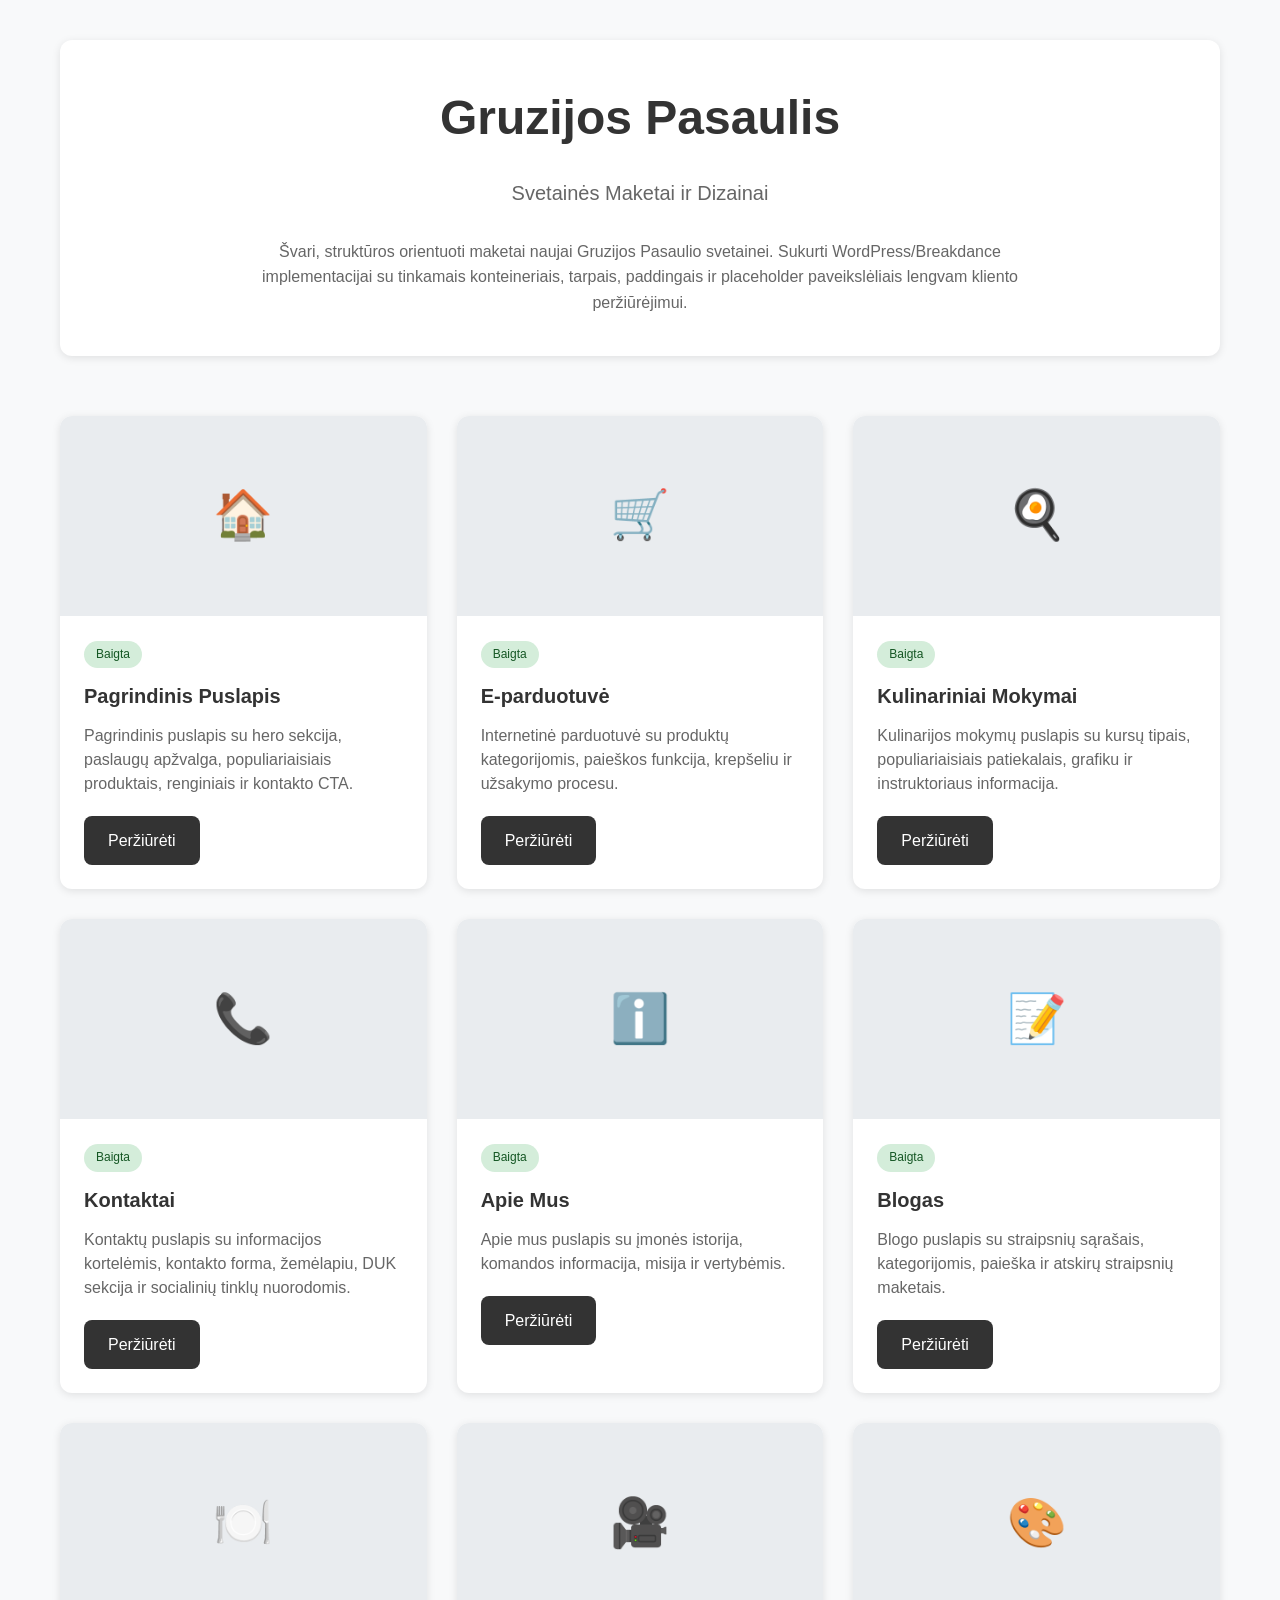
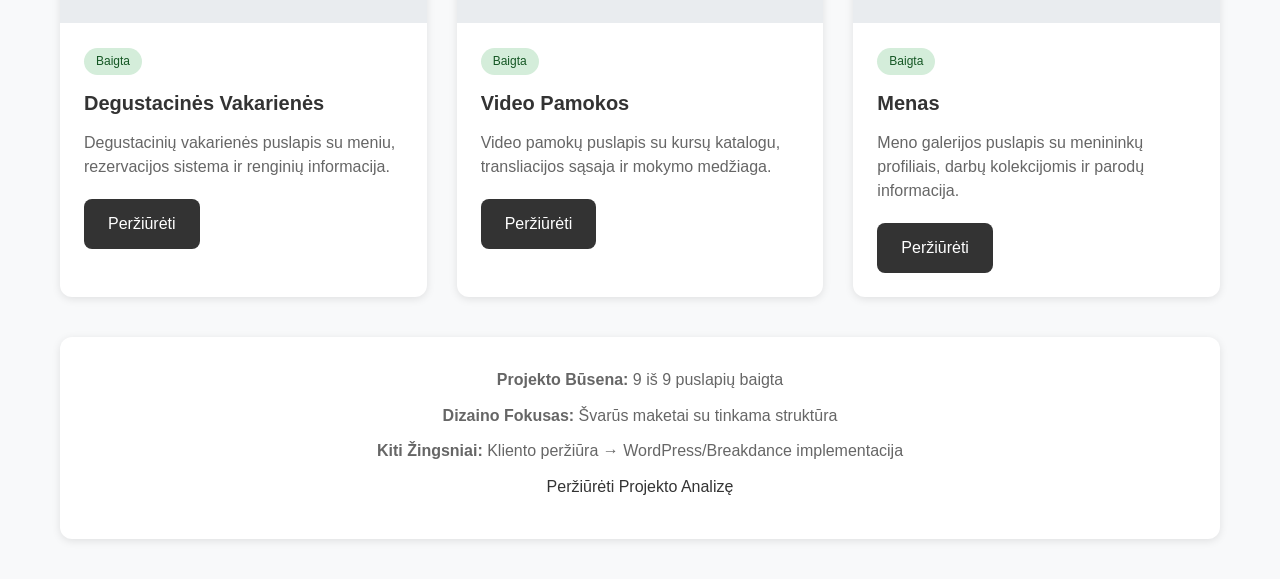
<file: index.html>
<!DOCTYPE html>
<html lang="lt">
<head>
    <meta charset="UTF-8">
    <meta name="viewport" content="width=device-width, initial-scale=1.0">
    <title>Gruzijos Pasaulis - Maketai</title>
    <meta http-equiv="Cache-Control" content="no-cache, no-store, must-revalidate">
    <style>
        * {
            margin: 0;
            padding: 0;
            box-sizing: border-box;
        }
        
        body {
            font-family: Arial, sans-serif;
            line-height: 1.6;
            color: #333;
            background: #f8f9fa;
        }
        
        .container {
            max-width: 1200px;
            margin: 0 auto;
            padding: 40px 20px;
        }
        
        header {
            text-align: center;
            margin-bottom: 60px;
            background: white;
            padding: 40px;
            border-radius: 12px;
            box-shadow: 0 2px 8px rgba(0,0,0,0.1);
        }
        
        h1 {
            font-size: 48px;
            margin-bottom: 20px;
            color: #333;
        }
        
        .subtitle {
            font-size: 20px;
            color: #666;
            margin-bottom: 30px;
        }
        
        .description {
            font-size: 16px;
            color: #666;
            max-width: 800px;
            margin: 0 auto;
        }
        
        .pages-grid {
            display: grid;
            grid-template-columns: repeat(auto-fit, minmax(300px, 1fr));
            gap: 30px;
            margin-bottom: 40px;
        }
        
        .page-card {
            background: white;
            border-radius: 12px;
            overflow: hidden;
            box-shadow: 0 2px 8px rgba(0,0,0,0.1);
            transition: transform 0.3s ease, box-shadow 0.3s ease;
        }
        
        .page-card:hover {
            transform: translateY(-5px);
            box-shadow: 0 8px 24px rgba(0,0,0,0.15);
        }
        
        .page-image {
            height: 200px;
            background: #e9ecef;
            display: flex;
            align-items: center;
            justify-content: center;
            font-size: 48px;
            color: #666;
        }
        
        .page-info {
            padding: 24px;
        }
        
        .page-info h3 {
            margin-bottom: 12px;
            font-size: 20px;
            color: #333;
        }
        
        .page-info p {
            margin-bottom: 20px;
            color: #666;
            line-height: 1.5;
        }
        
        .page-link {
            display: inline-block;
            padding: 12px 24px;
            background: #333;
            color: white;
            text-decoration: none;
            border-radius: 8px;
            font-weight: 500;
            transition: background-color 0.3s ease;
        }
        
        .page-link:hover {
            background: #555;
        }
        
        .status {
            display: inline-block;
            padding: 4px 12px;
            border-radius: 20px;
            font-size: 12px;
            font-weight: 500;
            margin-bottom: 12px;
        }
        
        .status.completed {
            background: #d4edda;
            color: #155724;
        }
        
        .status.pending {
            background: #fff3cd;
            color: #856404;
        }
        
        .footer {
            text-align: center;
            background: white;
            padding: 30px;
            border-radius: 12px;
            box-shadow: 0 2px 8px rgba(0,0,0,0.1);
        }
        
        .footer p {
            color: #666;
            margin-bottom: 10px;
        }
        
        .footer a {
            color: #333;
            text-decoration: none;
            font-weight: 500;
        }
        
        .footer a:hover {
            text-decoration: underline;
        }
        
        @media (max-width: 768px) {
            .container {
                padding: 20px 16px;
            }
            
            h1 {
                font-size: 36px;
            }
            
            .pages-grid {
                grid-template-columns: 1fr;
            }
        }
    </style>
</head>
<body>
    <div class="container">
        <header>
            <h1>Gruzijos Pasaulis</h1>
            <p class="subtitle">Svetainės Maketai ir Dizainai</p>
            <p class="description">
                Švari, struktūros orientuoti maketai naujai Gruzijos Pasaulio svetainei. 
                Sukurti WordPress/Breakdance implementacijai su tinkamais konteineriais, 
                tarpais, paddingais ir placeholder paveikslėliais lengvam kliento peržiūrėjimui.
            </p>
        </header>
        
        <div class="pages-grid">
            <div class="page-card">
                <div class="page-image">🏠</div>
                <div class="page-info">
                    <span class="status completed">Baigta</span>
                    <h3>Pagrindinis Puslapis</h3>
                    <p>Pagrindinis puslapis su hero sekcija, paslaugų apžvalga, populiariaisiais produktais, renginiais ir kontakto CTA.</p>
                    <a href="homepage-layout.html" class="page-link">Peržiūrėti</a>
                </div>
            </div>
            
            <div class="page-card">
                <div class="page-image">🛒</div>
                <div class="page-info">
                    <span class="status completed">Baigta</span>
                    <h3>E-parduotuvė</h3>
                    <p>Internetinė parduotuvė su produktų kategorijomis, paieškos funkcija, krepšeliu ir užsakymo procesu.</p>
                    <a href="e-shop-layout.html" class="page-link">Peržiūrėti</a>
                </div>
            </div>
            
            <div class="page-card">
                <div class="page-image">🍳</div>
                <div class="page-info">
                    <span class="status completed">Baigta</span>
                    <h3>Kulinariniai Mokymai</h3>
                    <p>Kulinarijos mokymų puslapis su kursų tipais, populiariaisiais patiekalais, grafiku ir instruktoriaus informacija.</p>
                    <a href="cooking-classes-layout.html" class="page-link">Peržiūrėti</a>
                </div>
            </div>
            
            <div class="page-card">
                <div class="page-image">📞</div>
                <div class="page-info">
                    <span class="status completed">Baigta</span>
                    <h3>Kontaktai</h3>
                    <p>Kontaktų puslapis su informacijos kortelėmis, kontakto forma, žemėlapiu, DUK sekcija ir socialinių tinklų nuorodomis.</p>
                    <a href="contact-layout.html" class="page-link">Peržiūrėti</a>
                </div>
            </div>
            
            <div class="page-card">
                <div class="page-image">ℹ️</div>
                <div class="page-info">
                    <span class="status completed">Baigta</span>
                    <h3>Apie Mus</h3>
                    <p>Apie mus puslapis su įmonės istorija, komandos informacija, misija ir vertybėmis.</p>
                    <a href="about-layout.html" class="page-link">Peržiūrėti</a>
                </div>
            </div>
            
            <div class="page-card">
                <div class="page-image">📝</div>
                <div class="page-info">
                    <span class="status completed">Baigta</span>
                    <h3>Blogas</h3>
                    <p>Blogo puslapis su straipsnių sąrašais, kategorijomis, paieška ir atskirų straipsnių maketais.</p>
                    <a href="blog-layout.html" class="page-link">Peržiūrėti</a>
                </div>
            </div>
            
            <div class="page-card">
                <div class="page-image">🍽️</div>
                <div class="page-info">
                    <span class="status completed">Baigta</span>
                    <h3>Degustacinės Vakarienės</h3>
                    <p>Degustacinių vakarienės puslapis su meniu, rezervacijos sistema ir renginių informacija.</p>
                    <a href="degustacines-vakarienes-layout.html" class="page-link">Peržiūrėti</a>
                </div>
            </div>
            
            <div class="page-card">
                <div class="page-image">🎥</div>
                <div class="page-info">
                    <span class="status completed">Baigta</span>
                    <h3>Video Pamokos</h3>
                    <p>Video pamokų puslapis su kursų katalogu, transliacijos sąsaja ir mokymo medžiaga.</p>
                    <a href="video-pamokos-layout.html" class="page-link">Peržiūrėti</a>
                </div>
            </div>
            
            <div class="page-card">
                <div class="page-image">🎨</div>
                <div class="page-info">
                    <span class="status completed">Baigta</span>
                    <h3>Menas</h3>
                    <p>Meno galerijos puslapis su menininkų profiliais, darbų kolekcijomis ir parodų informacija.</p>
                    <a href="menas-layout.html" class="page-link">Peržiūrėti</a>
                </div>
            </div>
        </div>
        
        <div class="footer">
            <p><strong>Projekto Būsena:</strong> 9 iš 9 puslapių baigta</p>
            <p><strong>Dizaino Fokusas:</strong> Švarūs maketai su tinkama struktūra</p>
            <p><strong>Kiti Žingsniai:</strong> Kliento peržiūra → WordPress/Breakdance implementacija</p>
            <p><a href="website-structure-analysis.md">Peržiūrėti Projekto Analizę</a></p>
        </div>
    </div>
</body>
</html>
</file>
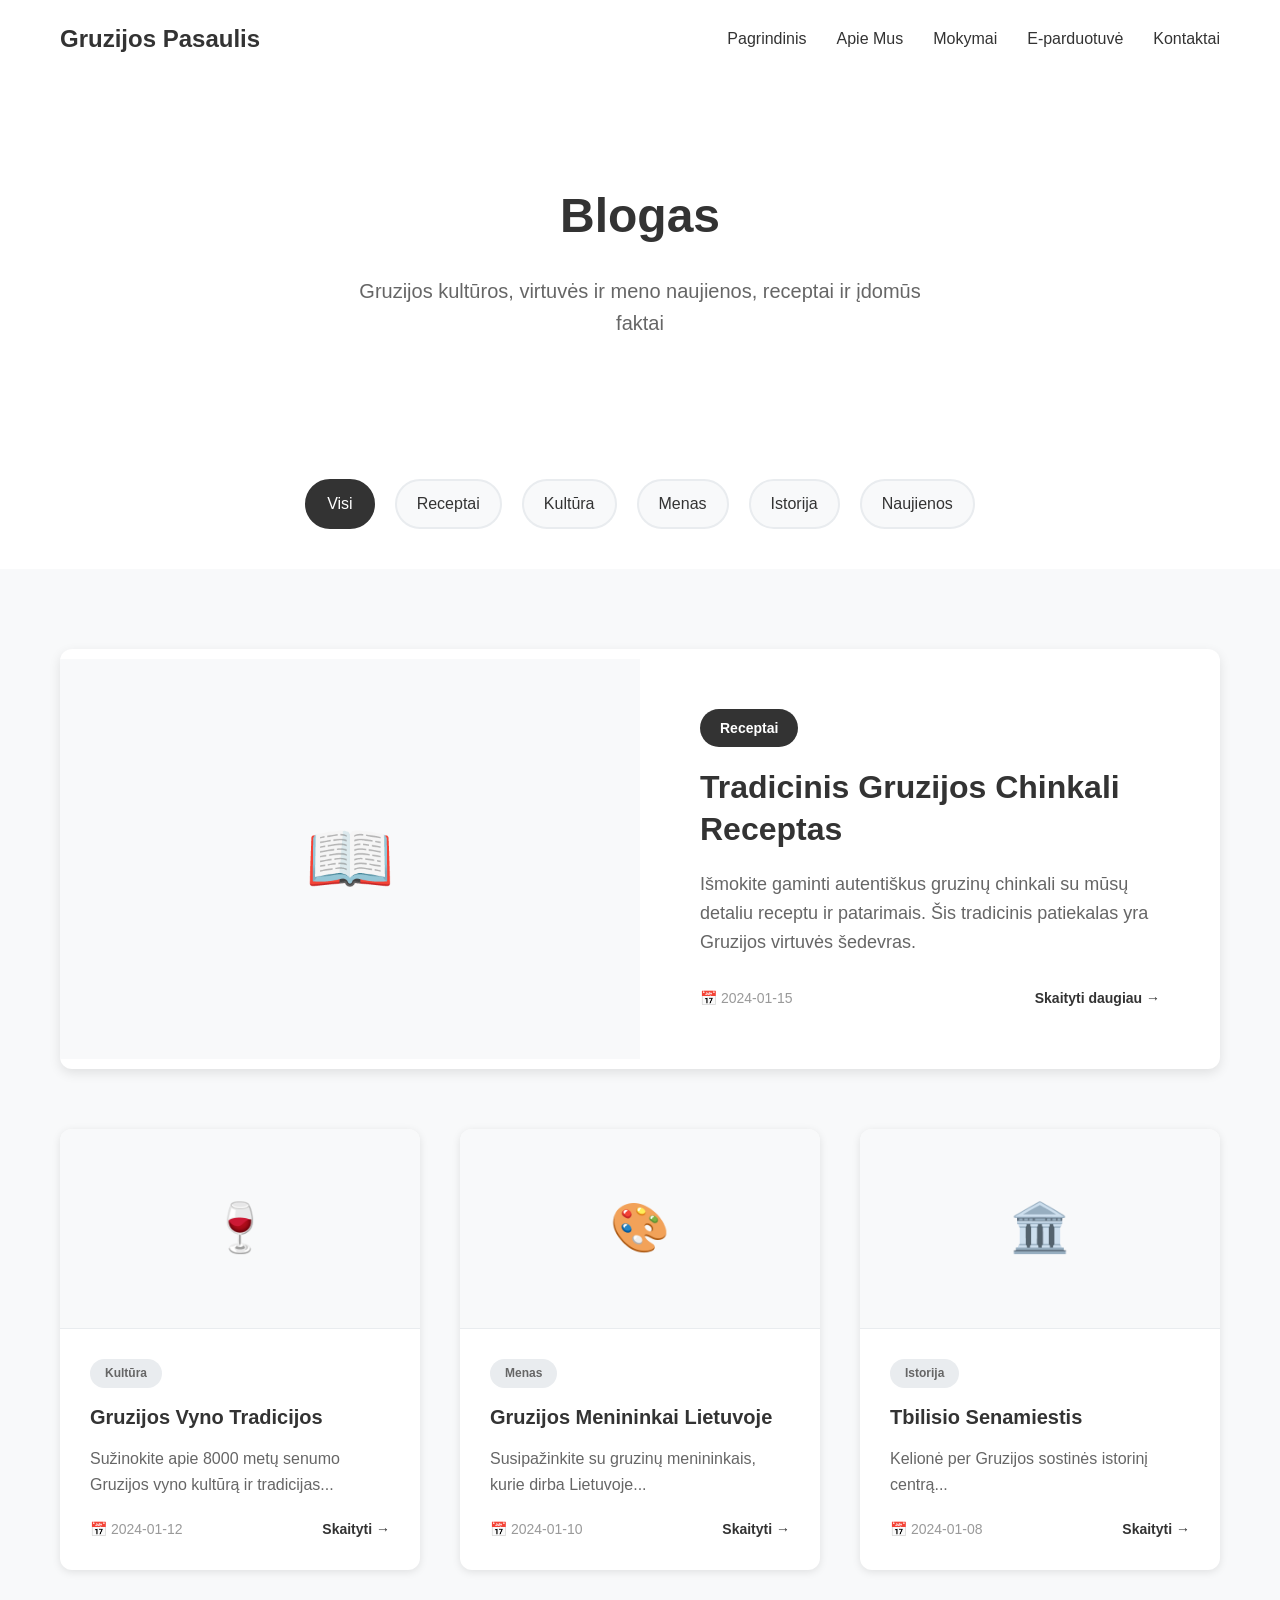
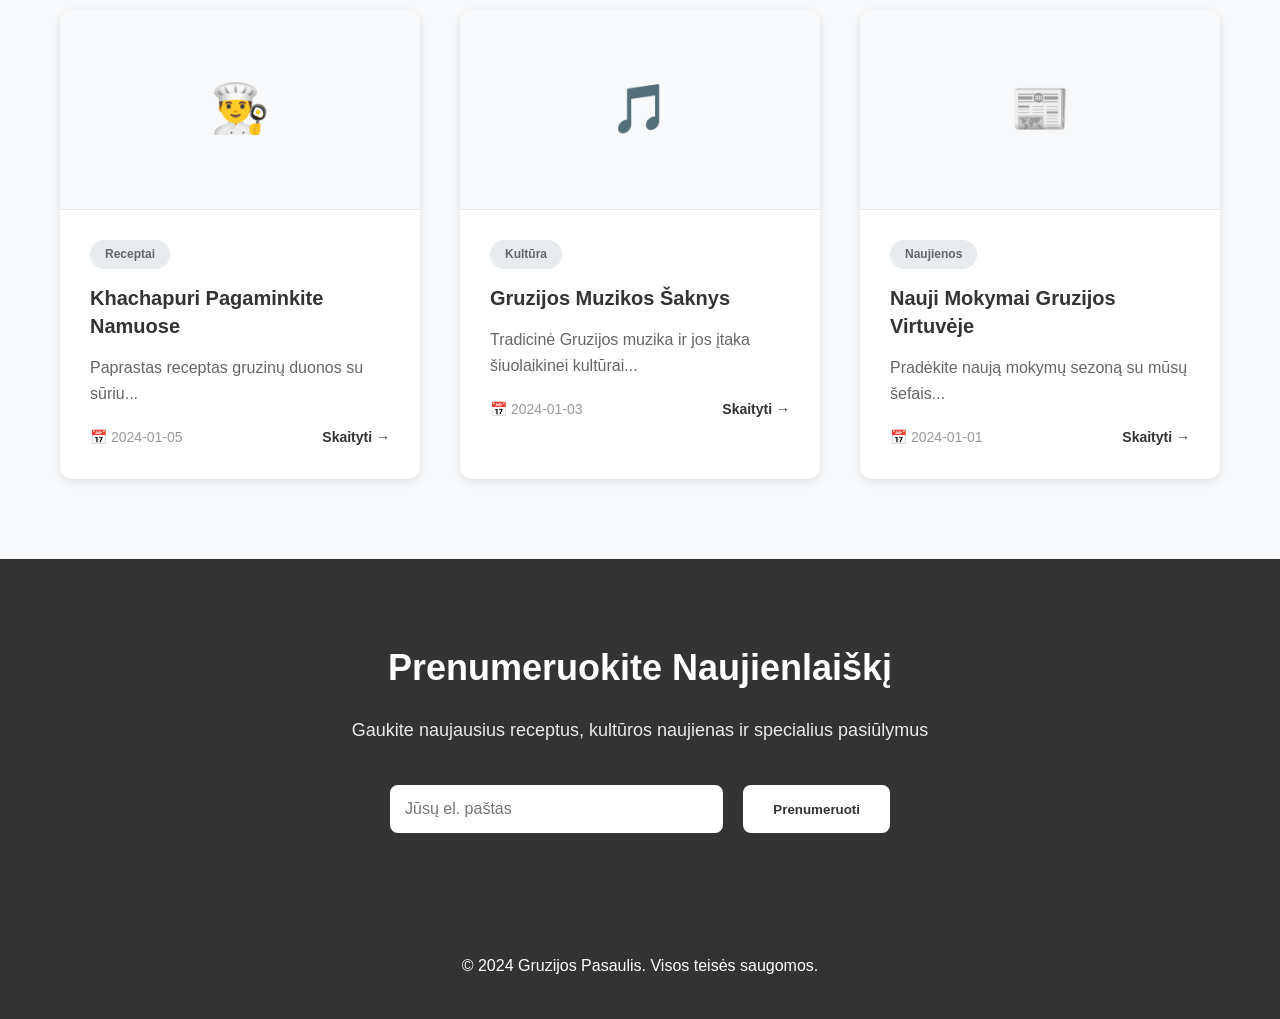
<file: blog-layout.html>
<!DOCTYPE html>
<html lang="lt">
<head>
    <meta charset="UTF-8">
    <meta name="viewport" content="width=device-width, initial-scale=1.0">
    <title>Blogas - Gruzijos Pasaulis</title>
    <style>
        * {
            margin: 0;
            padding: 0;
            box-sizing: border-box;
        }
        
        body {
            font-family: Arial, sans-serif;
            line-height: 1.6;
            color: #333;
            background: #f8f9fa;
        }
        
        .container {
            max-width: 1200px;
            margin: 0 auto;
            padding: 0 20px;
        }
        
        .section {
            padding: 80px 0;
        }
        
        .section-alt {
            background: #f8f9fa;
        }
        
        header {
            background: white;
            padding: 20px 0;
            box-shadow: 0 2px 4px rgba(0,0,0,0.1);
        }
        
        .header-content {
            display: flex;
            justify-content: space-between;
            align-items: center;
        }
        
        .logo {
            font-size: 24px;
            font-weight: bold;
            color: #333;
        }
        
        nav ul {
            display: flex;
            list-style: none;
            gap: 30px;
        }
        
        nav a {
            text-decoration: none;
            color: #333;
            font-weight: 500;
        }
        
        .hero {
            background: white;
            padding: 100px 0;
            text-align: center;
        }
        
        .hero h1 {
            font-size: 48px;
            margin-bottom: 20px;
            color: #333;
        }
        
        .hero p {
            font-size: 20px;
            color: #666;
            max-width: 600px;
            margin: 0 auto;
        }
        
        .blog-filters {
            background: white;
            padding: 40px 0;
            text-align: center;
        }
        
        .filter-buttons {
            display: flex;
            justify-content: center;
            gap: 20px;
            flex-wrap: wrap;
        }
        
        .filter-btn {
            background: #f8f9fa;
            border: 2px solid #e9ecef;
            padding: 10px 20px;
            border-radius: 25px;
            text-decoration: none;
            color: #333;
            font-weight: 500;
            transition: all 0.3s ease;
        }
        
        .filter-btn.active {
            background: #333;
            color: white;
            border-color: #333;
        }
        
        .blog-grid {
            display: grid;
            grid-template-columns: repeat(3, 1fr);
            gap: 40px;
        }
        
        .blog-card {
            background: white;
            border-radius: 12px;
            overflow: hidden;
            box-shadow: 0 2px 8px rgba(0,0,0,0.1);
            transition: transform 0.3s ease;
        }
        
        .blog-card:hover {
            transform: translateY(-5px);
        }
        
        .blog-image {
            width: 100%;
            height: 200px;
            background: #f8f9fa;
            border-bottom: 1px solid #e9ecef;
            display: flex;
            align-items: center;
            justify-content: center;
            font-size: 48px;
            color: #666;
        }
        
        .blog-content {
            padding: 30px;
        }
        
        .blog-category {
            background: #e9ecef;
            color: #666;
            padding: 5px 15px;
            border-radius: 15px;
            font-size: 12px;
            font-weight: bold;
            display: inline-block;
            margin-bottom: 15px;
        }
        
        .blog-title {
            font-size: 20px;
            font-weight: bold;
            margin-bottom: 15px;
            color: #333;
            line-height: 1.4;
        }
        
        .blog-excerpt {
            color: #666;
            margin-bottom: 20px;
            line-height: 1.6;
        }
        
        .blog-meta {
            display: flex;
            justify-content: space-between;
            align-items: center;
            font-size: 14px;
            color: #999;
        }
        
        .blog-date {
            display: flex;
            align-items: center;
            gap: 5px;
        }
        
        .read-more {
            color: #333;
            text-decoration: none;
            font-weight: bold;
        }
        
        .featured-post {
            background: white;
            border-radius: 12px;
            overflow: hidden;
            box-shadow: 0 4px 12px rgba(0,0,0,0.1);
            margin-bottom: 60px;
        }
        
        .featured-content {
            display: grid;
            grid-template-columns: 1fr 1fr;
            align-items: center;
        }
        
        .featured-image {
            height: 400px;
            background: #f8f9fa;
            display: flex;
            align-items: center;
            justify-content: center;
            font-size: 72px;
            color: #666;
        }
        
        .featured-text {
            padding: 60px;
        }
        
        .featured-category {
            background: #333;
            color: white;
            padding: 8px 20px;
            border-radius: 20px;
            font-size: 14px;
            font-weight: bold;
            display: inline-block;
            margin-bottom: 20px;
        }
        
        .featured-title {
            font-size: 32px;
            font-weight: bold;
            margin-bottom: 20px;
            color: #333;
            line-height: 1.3;
        }
        
        .featured-excerpt {
            font-size: 18px;
            color: #666;
            margin-bottom: 30px;
            line-height: 1.6;
        }
        
        .newsletter {
            background: #333;
            color: white;
            text-align: center;
            padding: 80px 0;
        }
        
        .newsletter h2 {
            font-size: 36px;
            margin-bottom: 20px;
        }
        
        .newsletter p {
            font-size: 18px;
            margin-bottom: 40px;
            opacity: 0.9;
        }
        
        .newsletter-form {
            display: flex;
            justify-content: center;
            gap: 20px;
            max-width: 500px;
            margin: 0 auto;
        }
        
        .newsletter input {
            flex: 1;
            padding: 15px;
            border: none;
            border-radius: 8px;
            font-size: 16px;
        }
        
        .newsletter button {
            background: white;
            color: #333;
            border: none;
            padding: 15px 30px;
            border-radius: 8px;
            font-weight: bold;
            cursor: pointer;
        }
        
        footer {
            background: #333;
            color: white;
            padding: 40px 0;
            text-align: center;
        }
        
        @media (max-width: 768px) {
            .blog-grid {
                grid-template-columns: 1fr;
            }
            
            .featured-content {
                grid-template-columns: 1fr;
            }
            
            .featured-text {
                padding: 40px;
            }
            
            .newsletter-form {
                flex-direction: column;
            }
            
            nav ul {
                flex-direction: column;
                gap: 15px;
            }
            
            .header-content {
                flex-direction: column;
                gap: 20px;
            }
        }
    </style>
</head>
<body>
    <header>
        <div class="container">
            <div class="header-content">
                <div class="logo">Gruzijos Pasaulis</div>
                <nav>
                    <ul>
                        <li><a href="homepage-layout.html">Pagrindinis</a></li>
                        <li><a href="about-layout.html">Apie Mus</a></li>
                        <li><a href="cooking-classes-layout.html">Mokymai</a></li>
                        <li><a href="e-shop-layout.html">E-parduotuvė</a></li>
                        <li><a href="contact-layout.html">Kontaktai</a></li>
                    </ul>
                </nav>
            </div>
        </div>
    </header>

    <section class="hero">
        <div class="container">
            <h1>Blogas</h1>
            <p>Gruzijos kultūros, virtuvės ir meno naujienos, receptai ir įdomūs faktai</p>
        </div>
    </section>

    <section class="blog-filters">
        <div class="container">
            <div class="filter-buttons">
                <a href="#" class="filter-btn active">Visi</a>
                <a href="#" class="filter-btn">Receptai</a>
                <a href="#" class="filter-btn">Kultūra</a>
                <a href="#" class="filter-btn">Menas</a>
                <a href="#" class="filter-btn">Istorija</a>
                <a href="#" class="filter-btn">Naujienos</a>
            </div>
        </div>
    </section>

    <section class="section">
        <div class="container">
            <div class="featured-post">
                <div class="featured-content">
                    <div class="featured-image">📖</div>
                    <div class="featured-text">
                        <div class="featured-category">Receptai</div>
                        <h2 class="featured-title">Tradicinis Gruzijos Chinkali Receptas</h2>
                        <p class="featured-excerpt">Išmokite gaminti autentiškus gruzinų chinkali su mūsų detaliu receptu ir patarimais. Šis tradicinis patiekalas yra Gruzijos virtuvės šedevras.</p>
                        <div class="blog-meta">
                            <div class="blog-date">📅 2024-01-15</div>
                            <a href="#" class="read-more">Skaityti daugiau →</a>
                        </div>
                    </div>
                </div>
            </div>

            <div class="blog-grid">
                <div class="blog-card">
                    <div class="blog-image">🍷</div>
                    <div class="blog-content">
                        <div class="blog-category">Kultūra</div>
                        <h3 class="blog-title">Gruzijos Vyno Tradicijos</h3>
                        <p class="blog-excerpt">Sužinokite apie 8000 metų senumo Gruzijos vyno kultūrą ir tradicijas...</p>
                        <div class="blog-meta">
                            <div class="blog-date">📅 2024-01-12</div>
                            <a href="#" class="read-more">Skaityti →</a>
                        </div>
                    </div>
                </div>

                <div class="blog-card">
                    <div class="blog-image">🎨</div>
                    <div class="blog-content">
                        <div class="blog-category">Menas</div>
                        <h3 class="blog-title">Gruzijos Menininkai Lietuvoje</h3>
                        <p class="blog-excerpt">Susipažinkite su gruzinų menininkais, kurie dirba Lietuvoje...</p>
                        <div class="blog-meta">
                            <div class="blog-date">📅 2024-01-10</div>
                            <a href="#" class="read-more">Skaityti →</a>
                        </div>
                    </div>
                </div>

                <div class="blog-card">
                    <div class="blog-image">🏛️</div>
                    <div class="blog-content">
                        <div class="blog-category">Istorija</div>
                        <h3 class="blog-title">Tbilisio Senamiestis</h3>
                        <p class="blog-excerpt">Kelionė per Gruzijos sostinės istorinį centrą...</p>
                        <div class="blog-meta">
                            <div class="blog-date">📅 2024-01-08</div>
                            <a href="#" class="read-more">Skaityti →</a>
                        </div>
                    </div>
                </div>

                <div class="blog-card">
                    <div class="blog-image">👨‍🍳</div>
                    <div class="blog-content">
                        <div class="blog-category">Receptai</div>
                        <h3 class="blog-title">Khachapuri Pagaminkite Namuose</h3>
                        <p class="blog-excerpt">Paprastas receptas gruzinų duonos su sūriu...</p>
                        <div class="blog-meta">
                            <div class="blog-date">📅 2024-01-05</div>
                            <a href="#" class="read-more">Skaityti →</a>
                        </div>
                    </div>
                </div>

                <div class="blog-card">
                    <div class="blog-image">🎵</div>
                    <div class="blog-content">
                        <div class="blog-category">Kultūra</div>
                        <h3 class="blog-title">Gruzijos Muzikos Šaknys</h3>
                        <p class="blog-excerpt">Tradicinė Gruzijos muzika ir jos įtaka šiuolaikinei kultūrai...</p>
                        <div class="blog-meta">
                            <div class="blog-date">📅 2024-01-03</div>
                            <a href="#" class="read-more">Skaityti →</a>
                        </div>
                    </div>
                </div>

                <div class="blog-card">
                    <div class="blog-image">📰</div>
                    <div class="blog-content">
                        <div class="blog-category">Naujienos</div>
                        <h3 class="blog-title">Nauji Mokymai Gruzijos Virtuvėje</h3>
                        <p class="blog-excerpt">Pradėkite naują mokymų sezoną su mūsų šefais...</p>
                        <div class="blog-meta">
                            <div class="blog-date">📅 2024-01-01</div>
                            <a href="#" class="read-more">Skaityti →</a>
                        </div>
                    </div>
                </div>
            </div>
        </div>
    </section>

    <section class="newsletter">
        <div class="container">
            <h2>Prenumeruokite Naujienlaiškį</h2>
            <p>Gaukite naujausius receptus, kultūros naujienas ir specialius pasiūlymus</p>
            <form class="newsletter-form">
                <input type="email" placeholder="Jūsų el. paštas" required>
                <button type="submit">Prenumeruoti</button>
            </form>
        </div>
    </section>

    <footer>
        <div class="container">
            <p>&copy; 2024 Gruzijos Pasaulis. Visos teisės saugomos.</p>
        </div>
    </footer>
</body>
</html>
</file>
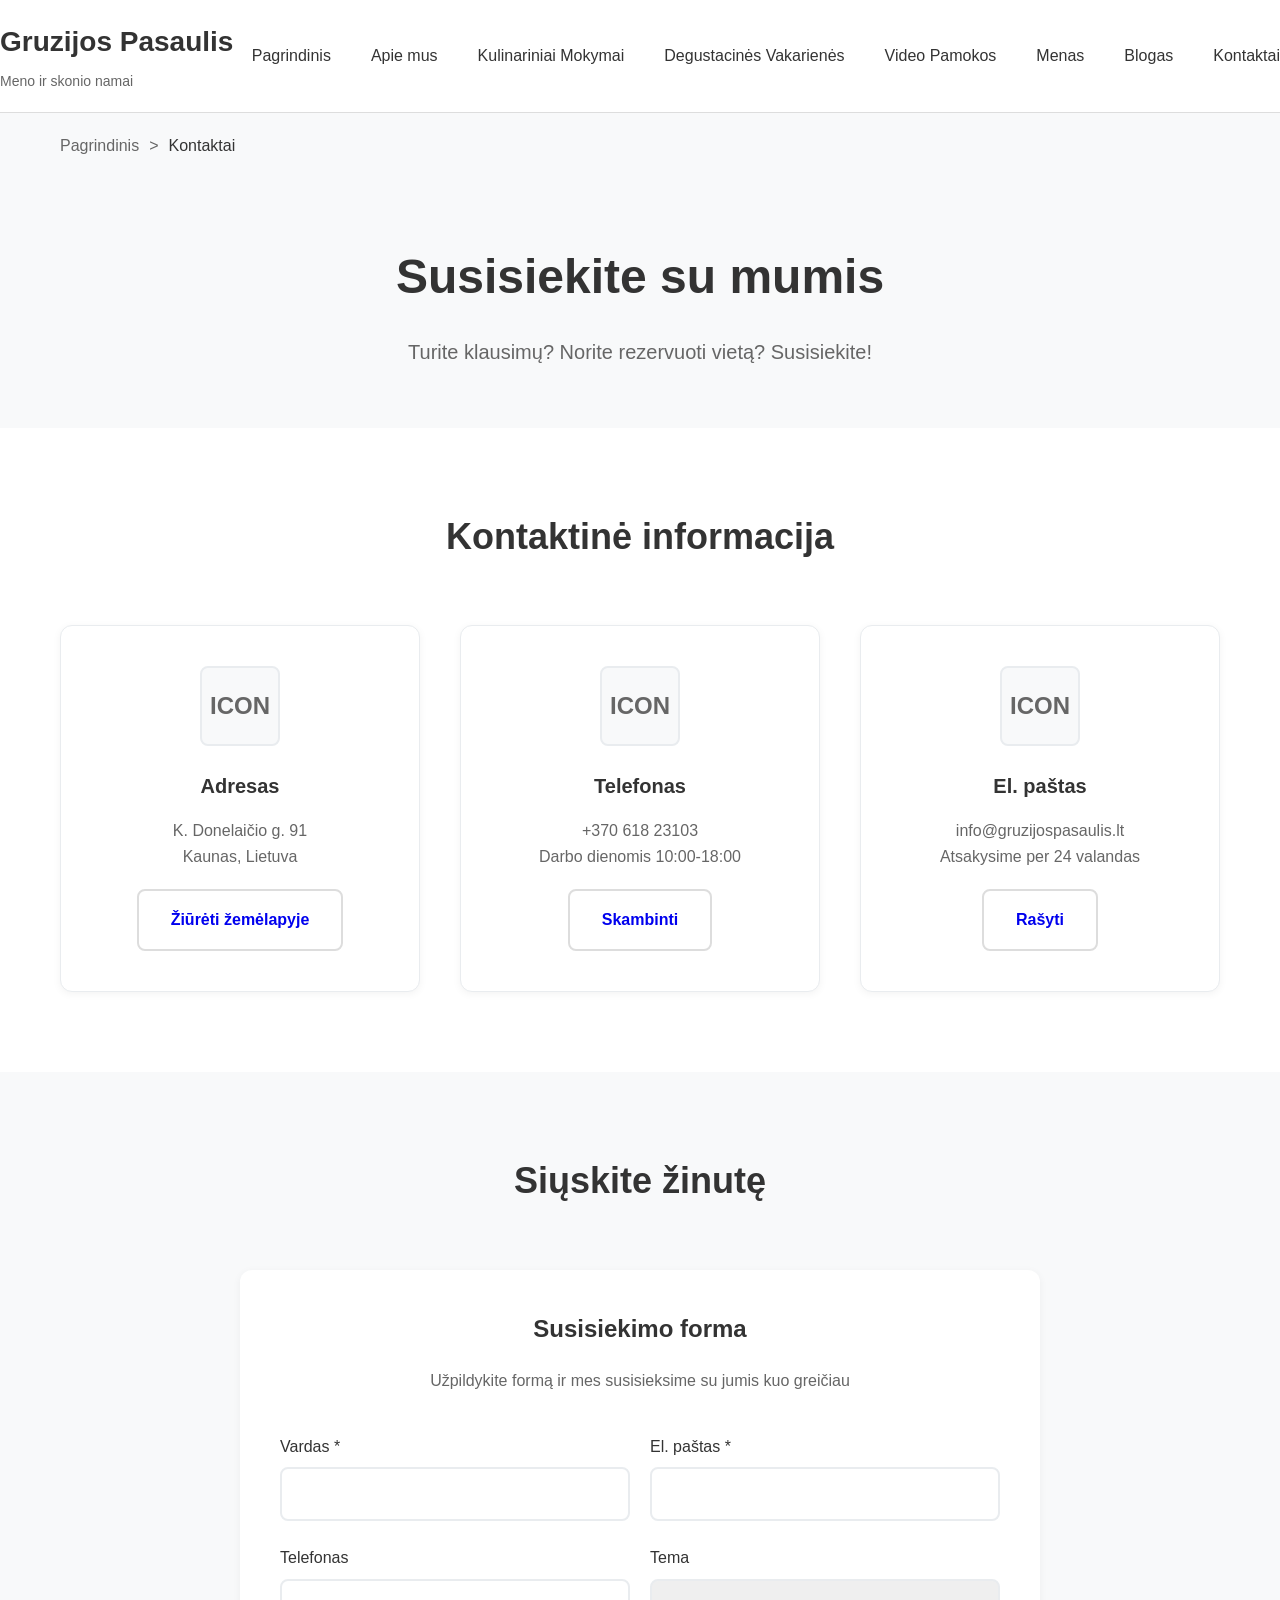
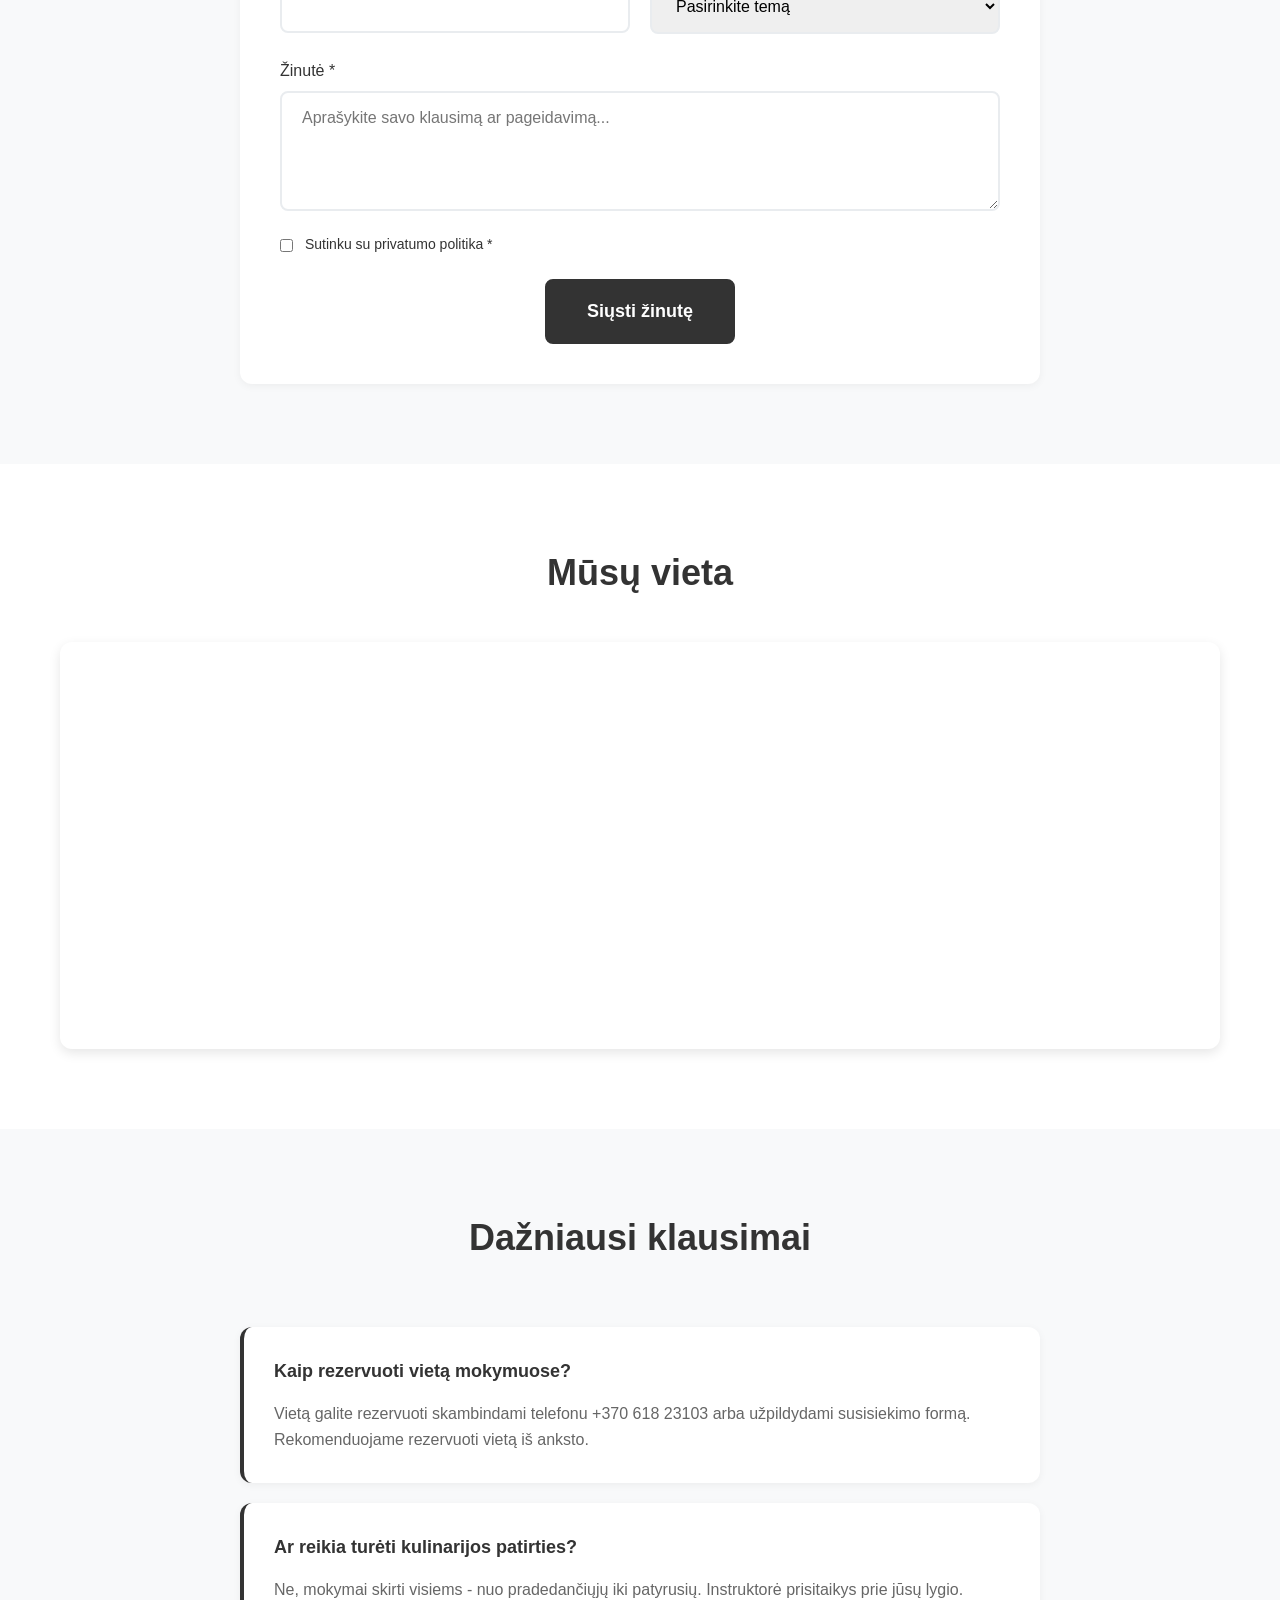
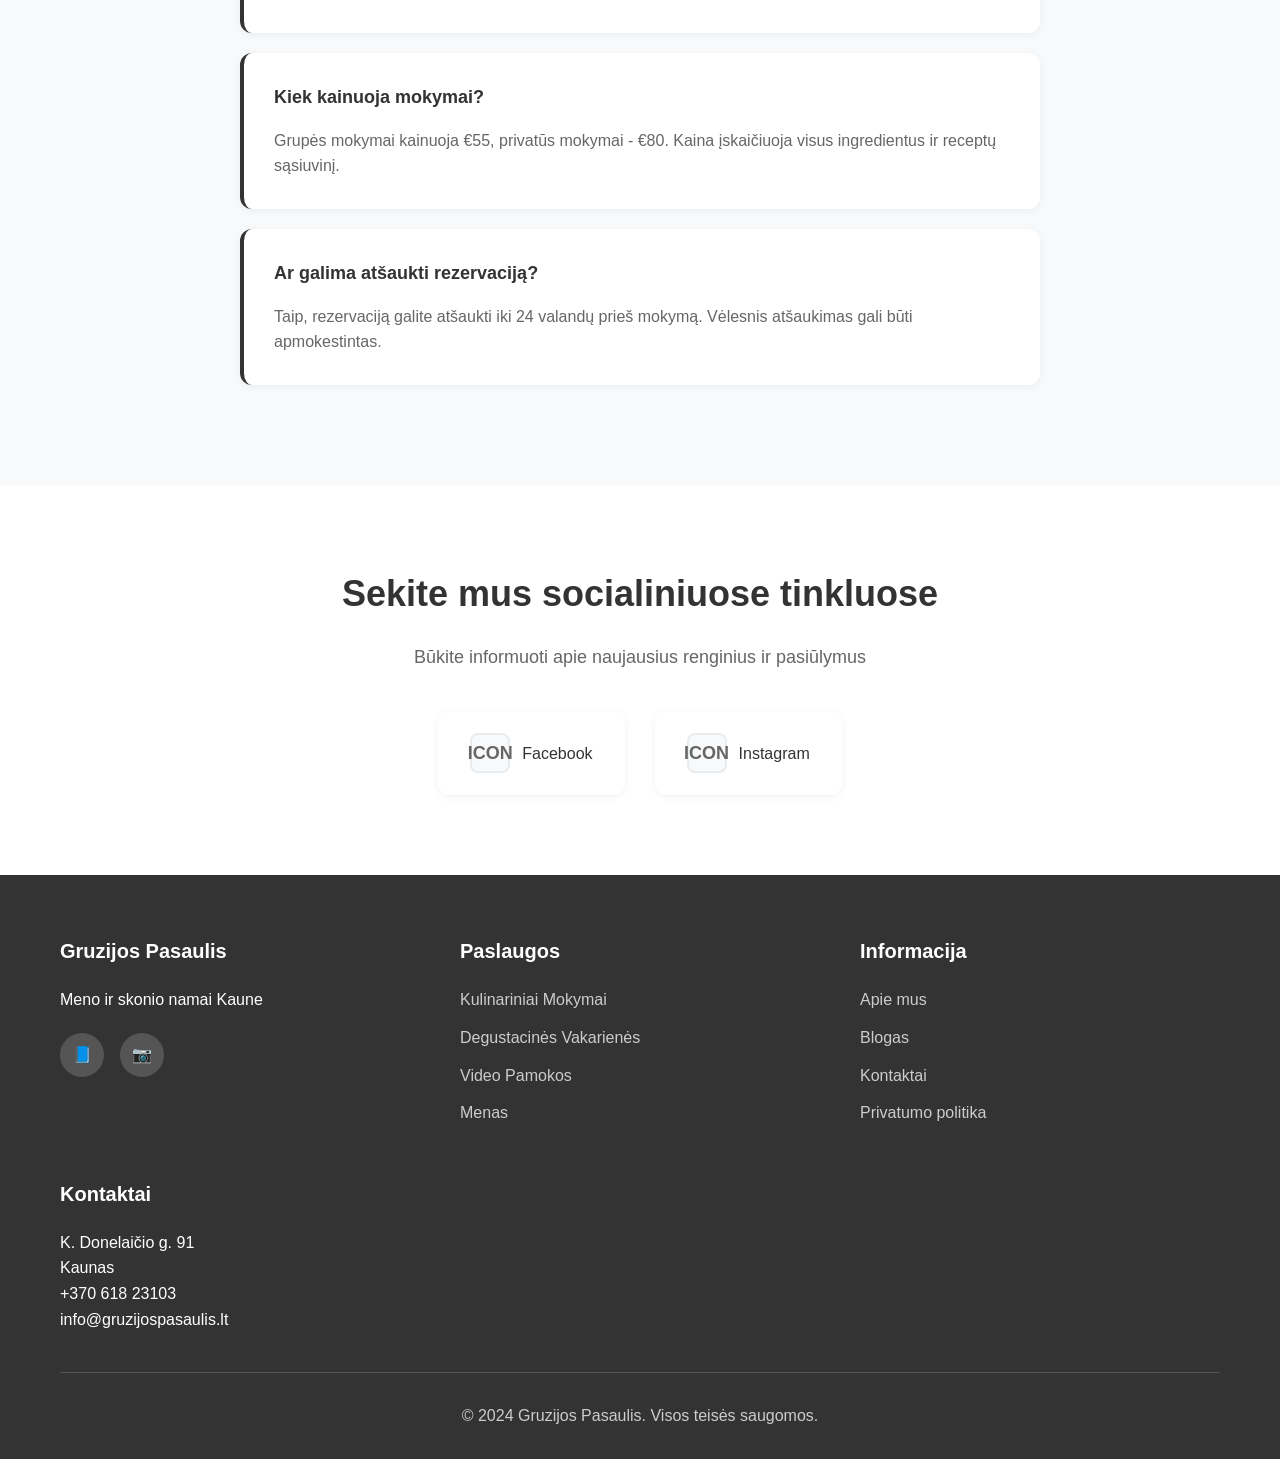
<file: contact-layout.html>
<!DOCTYPE html>
<html lang="lt">
<head>
    <meta charset="UTF-8">
    <meta name="viewport" content="width=device-width, initial-scale=1.0">
    <title>Kontaktai - Gruzijos Pasaulis</title>
    <meta name="description" content="Susisiekite su Gruzijos Pasauliu. Adresas: K. Donelaičio g. 91, Kaunas. Telefonas: +370 618 23103. El. paštas: info@gruzijospasaulis.lt">
    <meta name="keywords" content="kontaktai Kaune, Gruzijos Pasaulis, K. Donelaičio g. 91, telefonas, el. paštas">
    
    <style>
        /* Reset and Base Layout */
        * {
            margin: 0;
            padding: 0;
            box-sizing: border-box;
        }
        
        body {
            font-family: Arial, sans-serif;
            line-height: 1.6;
            color: #333;
        }
        
        .container {
            max-width: 1200px;
            margin: 0 auto;
            padding: 0 20px;
        }
        
        .section {
            padding: 80px 0;
        }
        
        .section-alt {
            background: #f8f9fa;
        }
        
        /* Header Layout */
        header {
            background: #fff;
            border-bottom: 1px solid #ddd;
            position: sticky;
            top: 0;
            z-index: 1000;
            padding: 0;
        }
        
        nav {
            display: flex;
            justify-content: space-between;
            align-items: center;
            padding: 20px 0;
        }
        
        .logo h1 {
            font-size: 28px;
            margin-bottom: 5px;
            font-weight: 600;
        }
        
        .logo p {
            font-size: 14px;
            color: #666;
        }
        
        .main-nav {
            display: flex;
            list-style: none;
            gap: 40px;
        }
        
        .main-nav a {
            text-decoration: none;
            color: #333;
            font-weight: 500;
            padding: 10px 0;
            transition: color 0.3s ease;
        }
        
        .main-nav a:hover {
            color: #666;
        }
        
        .dropdown {
            position: relative;
        }
        
        .dropdown-menu {
            position: absolute;
            top: 100%;
            left: 0;
            background: white;
            border: 1px solid #ddd;
            border-radius: 8px;
            padding: 15px 0;
            min-width: 220px;
            opacity: 0;
            visibility: hidden;
            transition: all 0.3s ease;
            box-shadow: 0 4px 12px rgba(0,0,0,0.1);
        }
        
        .dropdown:hover .dropdown-menu {
            opacity: 1;
            visibility: visible;
        }
        
        .dropdown-menu li {
            list-style: none;
        }
        
        .dropdown-menu a {
            display: block;
            padding: 12px 20px;
            color: #333;
            transition: background-color 0.3s ease;
        }
        
        .dropdown-menu a:hover {
            background-color: #f8f9fa;
        }
        
        .mobile-menu-toggle {
            display: none;
            background: none;
            border: none;
            font-size: 24px;
            cursor: pointer;
            padding: 10px;
        }
        
        /* Breadcrumb */
        .breadcrumb {
            background: #f8f9fa;
            padding: 20px 0;
        }
        
        .breadcrumb ol {
            display: flex;
            list-style: none;
            gap: 10px;
        }
        
        .breadcrumb li:not(:last-child)::after {
            content: '>';
            margin-left: 10px;
            color: #666;
        }
        
        .breadcrumb a {
            color: #666;
            text-decoration: none;
        }
        
        .breadcrumb a:hover {
            color: #333;
        }
        
        /* Contact Header */
        .contact-header {
            background: #f8f9fa;
            padding: 60px 0;
            text-align: center;
        }
        
        .contact-header h1 {
            font-size: 48px;
            margin-bottom: 20px;
            font-weight: 700;
        }
        
        .contact-header p {
            font-size: 20px;
            color: #666;
        }
        
        /* Contact Info */
        .contact-info h2 {
            text-align: center;
            margin-bottom: 60px;
            font-size: 36px;
            font-weight: 600;
        }
        
        .contact-grid {
            display: grid;
            grid-template-columns: repeat(auto-fit, minmax(280px, 1fr));
            gap: 40px;
        }
        
        .contact-card {
            background: white;
            padding: 40px 30px;
            border: 1px solid #e9ecef;
            border-radius: 12px;
            text-align: center;
            transition: all 0.3s ease;
            box-shadow: 0 2px 8px rgba(0,0,0,0.05);
        }
        
        .contact-card:hover {
            transform: translateY(-5px);
            box-shadow: 0 8px 24px rgba(0,0,0,0.15);
        }
        
        .contact-icon {
            width: 80px;
            height: 80px;
            background: #f8f9fa;
            border: 2px solid #e9ecef;
            border-radius: 8px;
            margin: 0 auto 24px;
            display: flex;
            align-items: center;
            justify-content: center;
            font-size: 24px;
            color: #666;
            font-weight: bold;
        }
        
        .contact-card h3 {
            margin-bottom: 16px;
            font-size: 20px;
            font-weight: 600;
        }
        
        .contact-card p {
            margin-bottom: 20px;
            color: #666;
            line-height: 1.6;
        }
        
        /* Contact Form */
        .contact-form-section h2 {
            text-align: center;
            margin-bottom: 60px;
            font-size: 36px;
            font-weight: 600;
        }
        
        .form-container {
            max-width: 800px;
            margin: 0 auto;
            background: white;
            padding: 40px;
            border-radius: 12px;
            box-shadow: 0 2px 8px rgba(0,0,0,0.05);
        }
        
        .form-container h3 {
            text-align: center;
            margin-bottom: 20px;
            font-size: 24px;
            font-weight: 600;
        }
        
        .form-container p {
            text-align: center;
            color: #666;
            margin-bottom: 40px;
        }
        
        .contact-form {
            display: flex;
            flex-direction: column;
            gap: 24px;
        }
        
        .form-row {
            display: grid;
            grid-template-columns: 1fr 1fr;
            gap: 20px;
        }
        
        .form-group {
            display: flex;
            flex-direction: column;
        }
        
        .form-group label {
            color: #333;
            font-weight: 500;
            margin-bottom: 8px;
        }
        
        .form-group input,
        .form-group select,
        .form-group textarea {
            padding: 16px 20px;
            border: 2px solid #e9ecef;
            border-radius: 8px;
            font-size: 16px;
            transition: border-color 0.3s ease, box-shadow 0.3s ease;
            font-family: inherit;
        }
        
        .form-group input:focus,
        .form-group select:focus,
        .form-group textarea:focus {
            outline: none;
            border-color: #333;
            box-shadow: 0 0 0 3px rgba(51, 51, 51, 0.1);
        }
        
        .form-group textarea {
            resize: vertical;
            min-height: 120px;
        }
        
        .checkbox-group {
            flex-direction: row;
            align-items: flex-start;
            gap: 12px;
        }
        
        .checkbox-group input[type="checkbox"] {
            width: auto;
            margin: 0;
            margin-top: 4px;
        }
        
        .checkbox-group label {
            margin: 0;
            font-size: 14px;
            line-height: 1.4;
        }
        
        .checkbox-group a {
            color: #333;
            text-decoration: none;
        }
        
        .checkbox-group a:hover {
            text-decoration: underline;
        }
        
        .contact-form .btn-primary {
            align-self: center;
            padding: 20px 40px;
            font-size: 18px;
            font-weight: 600;
        }
        
        /* Map Section */
        .map-section h2 {
            text-align: center;
            margin-bottom: 40px;
            font-size: 36px;
            font-weight: 600;
        }
        
        .map-container {
            border-radius: 12px;
            overflow: hidden;
            box-shadow: 0 4px 12px rgba(0,0,0,0.1);
        }
        
        .map-container iframe {
            width: 100%;
            height: 400px;
            border: none;
        }
        
        /* FAQ Section */
        .faq-section h2 {
            text-align: center;
            margin-bottom: 60px;
            font-size: 36px;
            font-weight: 600;
        }
        
        .faq-list {
            max-width: 800px;
            margin: 0 auto;
        }
        
        .faq-item {
            background: white;
            margin-bottom: 20px;
            padding: 30px;
            border-radius: 12px;
            box-shadow: 0 2px 8px rgba(0,0,0,0.05);
            border-left: 4px solid #333;
        }
        
        .faq-item h3 {
            color: #333;
            margin-bottom: 16px;
            font-size: 18px;
            font-weight: 600;
        }
        
        .faq-item p {
            color: #666;
            margin: 0;
            line-height: 1.6;
        }
        
        /* Social Section */
        .social-section {
            text-align: center;
        }
        
        .social-section h2 {
            color: #333;
            margin-bottom: 20px;
            font-size: 36px;
            font-weight: 600;
        }
        
        .social-section p {
            color: #666;
            margin-bottom: 40px;
            font-size: 18px;
        }
        
        .social-links {
            display: flex;
            justify-content: center;
            gap: 30px;
        }
        
        .social-link {
            display: flex;
            align-items: center;
            gap: 12px;
            padding: 20px 30px;
            background: white;
            color: #333;
            text-decoration: none;
            border-radius: 12px;
            box-shadow: 0 2px 8px rgba(0,0,0,0.05);
            transition: all 0.3s ease;
            border: 2px solid transparent;
        }
        
        .social-link:hover {
            transform: translateY(-3px);
            box-shadow: 0 8px 24px rgba(0,0,0,0.15);
        }
        
        .social-link.facebook:hover {
            border-color: #1877f2;
            color: #1877f2;
        }
        
        .social-link.instagram:hover {
            border-color: #e4405f;
            color: #e4405f;
        }
        
        .social-icon {
            width: 40px;
            height: 40px;
            background: #f8f9fa;
            border: 2px solid #e9ecef;
            border-radius: 8px;
            display: flex;
            align-items: center;
            justify-content: center;
            font-size: 18px;
            color: #666;
            font-weight: bold;
        }
        
        .social-text {
            font-weight: 500;
        }
        
        /* Footer Layout */
        footer {
            background: #333;
            color: white;
            padding: 60px 0 30px;
        }
        
        .footer-content {
            display: grid;
            grid-template-columns: repeat(auto-fit, minmax(280px, 1fr));
            gap: 40px;
            margin-bottom: 40px;
        }
        
        .footer-section h3,
        .footer-section h4 {
            margin-bottom: 20px;
            font-size: 20px;
            font-weight: 600;
        }
        
        .footer-section ul {
            list-style: none;
        }
        
        .footer-section ul li {
            margin-bottom: 12px;
        }
        
        .footer-section a {
            color: #ccc;
            text-decoration: none;
            transition: color 0.3s ease;
        }
        
        .footer-section a:hover {
            color: white;
        }
        
        .footer-social-links {
            display: flex;
            gap: 16px;
            margin-top: 20px;
        }
        
        .footer-social-links a {
            display: inline-block;
            width: 44px;
            height: 44px;
            background: #555;
            color: white;
            text-align: center;
            line-height: 44px;
            border-radius: 50%;
            text-decoration: none;
            transition: background-color 0.3s ease;
        }
        
        .footer-social-links a:hover {
            background: #666;
        }
        
        .footer-bottom {
            border-top: 1px solid #555;
            padding-top: 30px;
            text-align: center;
            color: #ccc;
        }
        
        /* Button Layout */
        .btn {
            display: inline-block;
            padding: 16px 32px;
            border: 2px solid #ddd;
            border-radius: 8px;
            text-decoration: none;
            font-weight: 600;
            text-align: center;
            cursor: pointer;
            transition: all 0.3s ease;
            font-size: 16px;
        }
        
        .btn-primary {
            background: #333;
            color: white;
            border-color: #333;
        }
        
        .btn-primary:hover {
            background: #555;
            border-color: #555;
        }
        
        .btn-secondary {
            background: transparent;
            color: #333;
            border-color: #333;
        }
        
        .btn-secondary:hover {
            background: #333;
            color: white;
        }
        
        /* Responsive Layout */
        @media (max-width: 768px) {
            .main-nav {
                display: none;
            }
            
            .mobile-menu-toggle {
                display: block;
            }
            
            .form-container {
                padding: 30px 20px;
                margin: 0 20px;
            }
            
            .form-row {
                grid-template-columns: 1fr;
            }
            
            .social-links {
                flex-direction: column;
                align-items: center;
            }
            
            .social-link {
                width: 100%;
                max-width: 300px;
                justify-content: center;
            }
            
            .map-container iframe {
                height: 300px;
            }
            
            .section {
                padding: 60px 0;
            }
        }
        
        @media (max-width: 480px) {
            .container {
                padding: 0 16px;
            }
            
            .contact-header h1 {
                font-size: 36px;
            }
            
            .form-container {
                padding: 20px 16px;
                margin: 0 16px;
            }
            
            .contact-form {
                gap: 20px;
            }
            
            .contact-card {
                padding: 30px 20px;
            }
            
            .faq-item {
                padding: 20px;
            }
            
            .map-container iframe {
                height: 250px;
            }
            
            .btn {
                padding: 14px 24px;
                font-size: 14px;
            }
            
            .section {
                padding: 40px 0;
            }
        }
    </style>
    
    <!-- Breadcrumb Schema -->
    <script type="application/ld+json">
    {
        "@context": "https://schema.org",
        "@type": "BreadcrumbList",
        "itemListElement": [
            {
                "@type": "ListItem",
                "position": 1,
                "name": "Pagrindinis",
                "item": "https://www.gruzijospasaulis.lt/"
            },
            {
                "@type": "ListItem",
                "position": 2,
                "name": "Kontaktai",
                "item": "https://www.gruzijospasaulis.lt/kontaktai"
            }
        ]
    }
    </script>
</head>
<body>
    <!-- Header -->
    <header>
        <nav>
            <div class="logo">
                <h1>Gruzijos Pasaulis</h1>
                <p>Meno ir skonio namai</p>
            </div>
            
            <!-- Main Navigation -->
            <ul class="main-nav">
                <li><a href="/">Pagrindinis</a></li>
                <li><a href="/apie-mus">Apie mus</a></li>
                <li class="dropdown">
                    <a href="/kulinariniai-mokymai">Kulinariniai Mokymai</a>
                    <ul class="dropdown-menu">
                        <li><a href="/kulinariniai-mokymai/grupes">Grupės mokymai</a></li>
                        <li><a href="/kulinariniai-mokymai/privatūs">Privatūs mokymai</a></li>
                        <li><a href="/kulinariniai-mokymai/kalendorius">Kalendorius</a></li>
                    </ul>
                </li>
                <li class="dropdown">
                    <a href="/degustacines-vakarienes">Degustacinės Vakarienės</a>
                    <ul class="dropdown-menu">
                        <li><a href="/degustacines-vakarienes/grupes">Grupės vakarienės</a></li>
                        <li><a href="/degustacines-vakarienes/privatūs">Privatūs renginiai</a></li>
                        <li><a href="/degustacines-vakarienes/meniu">Meniu</a></li>
                    </ul>
                </li>
                <li><a href="/video-pamokos">Video Pamokos</a></li>
                <li class="dropdown">
                    <a href="/menas">Menas</a>
                    <ul class="dropdown-menu">
                        <li><a href="/menas/menininkai">Menininkai</a></li>
                        <li><a href="/menas/parodos">Parodos</a></li>
                        <li><a href="/menas/paveikslai">Paveikslai</a></li>
                        <li><a href="/menas/tekstile">Namų tekstilė</a></li>
                    </ul>
                </li>
                <li><a href="/blogas">Blogas</a></li>
                <li><a href="/kontaktai">Kontaktai</a></li>
            </ul>
            
            <!-- Mobile Menu Toggle -->
            <button class="mobile-menu-toggle">☰</button>
        </nav>
    </header>

    <!-- Breadcrumb -->
    <div class="breadcrumb">
        <div class="container">
            <ol>
                <li><a href="/">Pagrindinis</a></li>
                <li>Kontaktai</li>
            </ol>
        </div>
    </div>

    <!-- Contact Header -->
    <section class="contact-header">
        <div class="container">
            <h1>Susisiekite su mumis</h1>
            <p>Turite klausimų? Norite rezervuoti vietą? Susisiekite!</p>
        </div>
    </section>

    <!-- Contact Info -->
    <section class="contact-info section">
        <div class="container">
            <h2>Kontaktinė informacija</h2>
            <div class="contact-grid">
                <div class="contact-card">
                    <div class="contact-icon">ICON</div>
                    <h3>Adresas</h3>
                    <p>K. Donelaičio g. 91<br>Kaunas, Lietuva</p>
                    <a href="https://maps.google.com" class="btn btn-outline">Žiūrėti žemėlapyje</a>
                </div>
                
                <div class="contact-card">
                    <div class="contact-icon">ICON</div>
                    <h3>Telefonas</h3>
                    <p>+370 618 23103<br>Darbo dienomis 10:00-18:00</p>
                    <a href="tel:+37061823103" class="btn btn-outline">Skambinti</a>
                </div>
                
                <div class="contact-card">
                    <div class="contact-icon">ICON</div>
                    <h3>El. paštas</h3>
                    <p>info@gruzijospasaulis.lt<br>Atsakysime per 24 valandas</p>
                    <a href="mailto:info@gruzijospasaulis.lt" class="btn btn-outline">Rašyti</a>
                </div>
            </div>
        </div>
    </section>

    <!-- Contact Form -->
    <section class="contact-form-section section section-alt">
        <div class="container">
            <h2>Siųskite žinutę</h2>
            <div class="form-container">
                <h3>Susisiekimo forma</h3>
                <p>Užpildykite formą ir mes susisieksime su jumis kuo greičiau</p>
                
                <form class="contact-form">
                    <div class="form-row">
                        <div class="form-group">
                            <label for="name">Vardas *</label>
                            <input type="text" id="name" name="name" required>
                        </div>
                        <div class="form-group">
                            <label for="email">El. paštas *</label>
                            <input type="email" id="email" name="email" required>
                        </div>
                    </div>
                    
                    <div class="form-row">
                        <div class="form-group">
                            <label for="phone">Telefonas</label>
                            <input type="tel" id="phone" name="phone">
                        </div>
                        <div class="form-group">
                            <label for="subject">Tema</label>
                            <select id="subject" name="subject">
                                <option value="">Pasirinkite temą</option>
                                <option value="kulinariniai-mokymai">Kulinariniai Mokymai</option>
                                <option value="degustacines-vakarienes">Degustacinės Vakarienės</option>
                                <option value="video-pamokos">Video Pamokos</option>
                                <option value="menas">Menas</option>
                                <option value="kita">Kita</option>
                            </select>
                        </div>
                    </div>
                    
                    <div class="form-group">
                        <label for="message">Žinutė *</label>
                        <textarea id="message" name="message" placeholder="Aprašykite savo klausimą ar pageidavimą..." required></textarea>
                    </div>
                    
                    <div class="form-group checkbox-group">
                        <input type="checkbox" id="privacy" name="privacy" required>
                        <label for="privacy">Sutinku su <a href="/privacy">privatumo politika</a> *</label>
                    </div>
                    
                    <button type="submit" class="btn btn-primary">Siųsti žinutę</button>
                </form>
            </div>
        </div>
    </section>

    <!-- Map Section -->
    <section class="map-section section">
        <div class="container">
            <h2>Mūsų vieta</h2>
            <div class="map-container">
                <iframe src="https://www.google.com/maps/embed?pb=!1m18!1m12!1m3!1d2294.123456789!2d23.123456789!3d54.123456789!2m3!1f0!2f0!3f0!3m2!1i1024!2i768!4f13.1!3m3!1m2!1s0x0%3A0x0!2zNTTCsDA3JzI0LjQiTiAyM8KwMDcnMjQuNCJF!5e0!3m2!1slt!2slt!4v1234567890123!5m2!1slt!2slt" allowfullscreen="" loading="lazy" referrerpolicy="no-referrer-when-downgrade"></iframe>
            </div>
        </div>
    </section>

    <!-- FAQ Section -->
    <section class="faq-section section section-alt">
        <div class="container">
            <h2>Dažniausi klausimai</h2>
            <div class="faq-list">
                <div class="faq-item">
                    <h3>Kaip rezervuoti vietą mokymuose?</h3>
                    <p>Vietą galite rezervuoti skambindami telefonu +370 618 23103 arba užpildydami susisiekimo formą. Rekomenduojame rezervuoti vietą iš anksto.</p>
                </div>
                
                <div class="faq-item">
                    <h3>Ar reikia turėti kulinarijos patirties?</h3>
                    <p>Ne, mokymai skirti visiems - nuo pradedančiųjų iki patyrusių. Instruktorė prisitaikys prie jūsų lygio.</p>
                </div>
                
                <div class="faq-item">
                    <h3>Kiek kainuoja mokymai?</h3>
                    <p>Grupės mokymai kainuoja €55, privatūs mokymai - €80. Kaina įskaičiuoja visus ingredientus ir receptų sąsiuvinį.</p>
                </div>
                
                <div class="faq-item">
                    <h3>Ar galima atšaukti rezervaciją?</h3>
                    <p>Taip, rezervaciją galite atšaukti iki 24 valandų prieš mokymą. Vėlesnis atšaukimas gali būti apmokestintas.</p>
                </div>
            </div>
        </div>
    </section>

    <!-- Social Section -->
    <section class="social-section section">
        <div class="container">
            <h2>Sekite mus socialiniuose tinkluose</h2>
            <p>Būkite informuoti apie naujausius renginius ir pasiūlymus</p>
            <div class="social-links">
                <a href="[FACEBOOK_URL]" class="social-link facebook">
                    <div class="social-icon">ICON</div>
                    <span class="social-text">Facebook</span>
                </a>
                <a href="[INSTAGRAM_URL]" class="social-link instagram">
                    <div class="social-icon">ICON</div>
                    <span class="social-text">Instagram</span>
                </a>
            </div>
        </div>
    </section>

    <!-- Footer -->
    <footer>
        <div class="container">
            <div class="footer-content">
                <div class="footer-section">
                    <h3>Gruzijos Pasaulis</h3>
                    <p>Meno ir skonio namai Kaune</p>
                    <div class="footer-social-links">
                        <a href="[FACEBOOK_URL]" aria-label="Facebook">📘</a>
                        <a href="[INSTAGRAM_URL]" aria-label="Instagram">📷</a>
                    </div>
                </div>
                
                <div class="footer-section">
                    <h4>Paslaugos</h4>
                    <ul>
                        <li><a href="/kulinariniai-mokymai">Kulinariniai Mokymai</a></li>
                        <li><a href="/degustacines-vakarienes">Degustacinės Vakarienės</a></li>
                        <li><a href="/video-pamokos">Video Pamokos</a></li>
                        <li><a href="/menas">Menas</a></li>
                    </ul>
                </div>
                
                <div class="footer-section">
                    <h4>Informacija</h4>
                    <ul>
                        <li><a href="/apie-mus">Apie mus</a></li>
                        <li><a href="/blogas">Blogas</a></li>
                        <li><a href="/kontaktai">Kontaktai</a></li>
                        <li><a href="/privacy">Privatumo politika</a></li>
                    </ul>
                </div>
                
                <div class="footer-section">
                    <h4>Kontaktai</h4>
                    <p>K. Donelaičio g. 91<br>Kaunas</p>
                    <p>+370 618 23103<br>info@gruzijospasaulis.lt</p>
                </div>
            </div>
            
            <div class="footer-bottom">
                <p>&copy; 2024 Gruzijos Pasaulis. Visos teisės saugomos.</p>
            </div>
        </div>
    </footer>
</body>
</html>
</file>
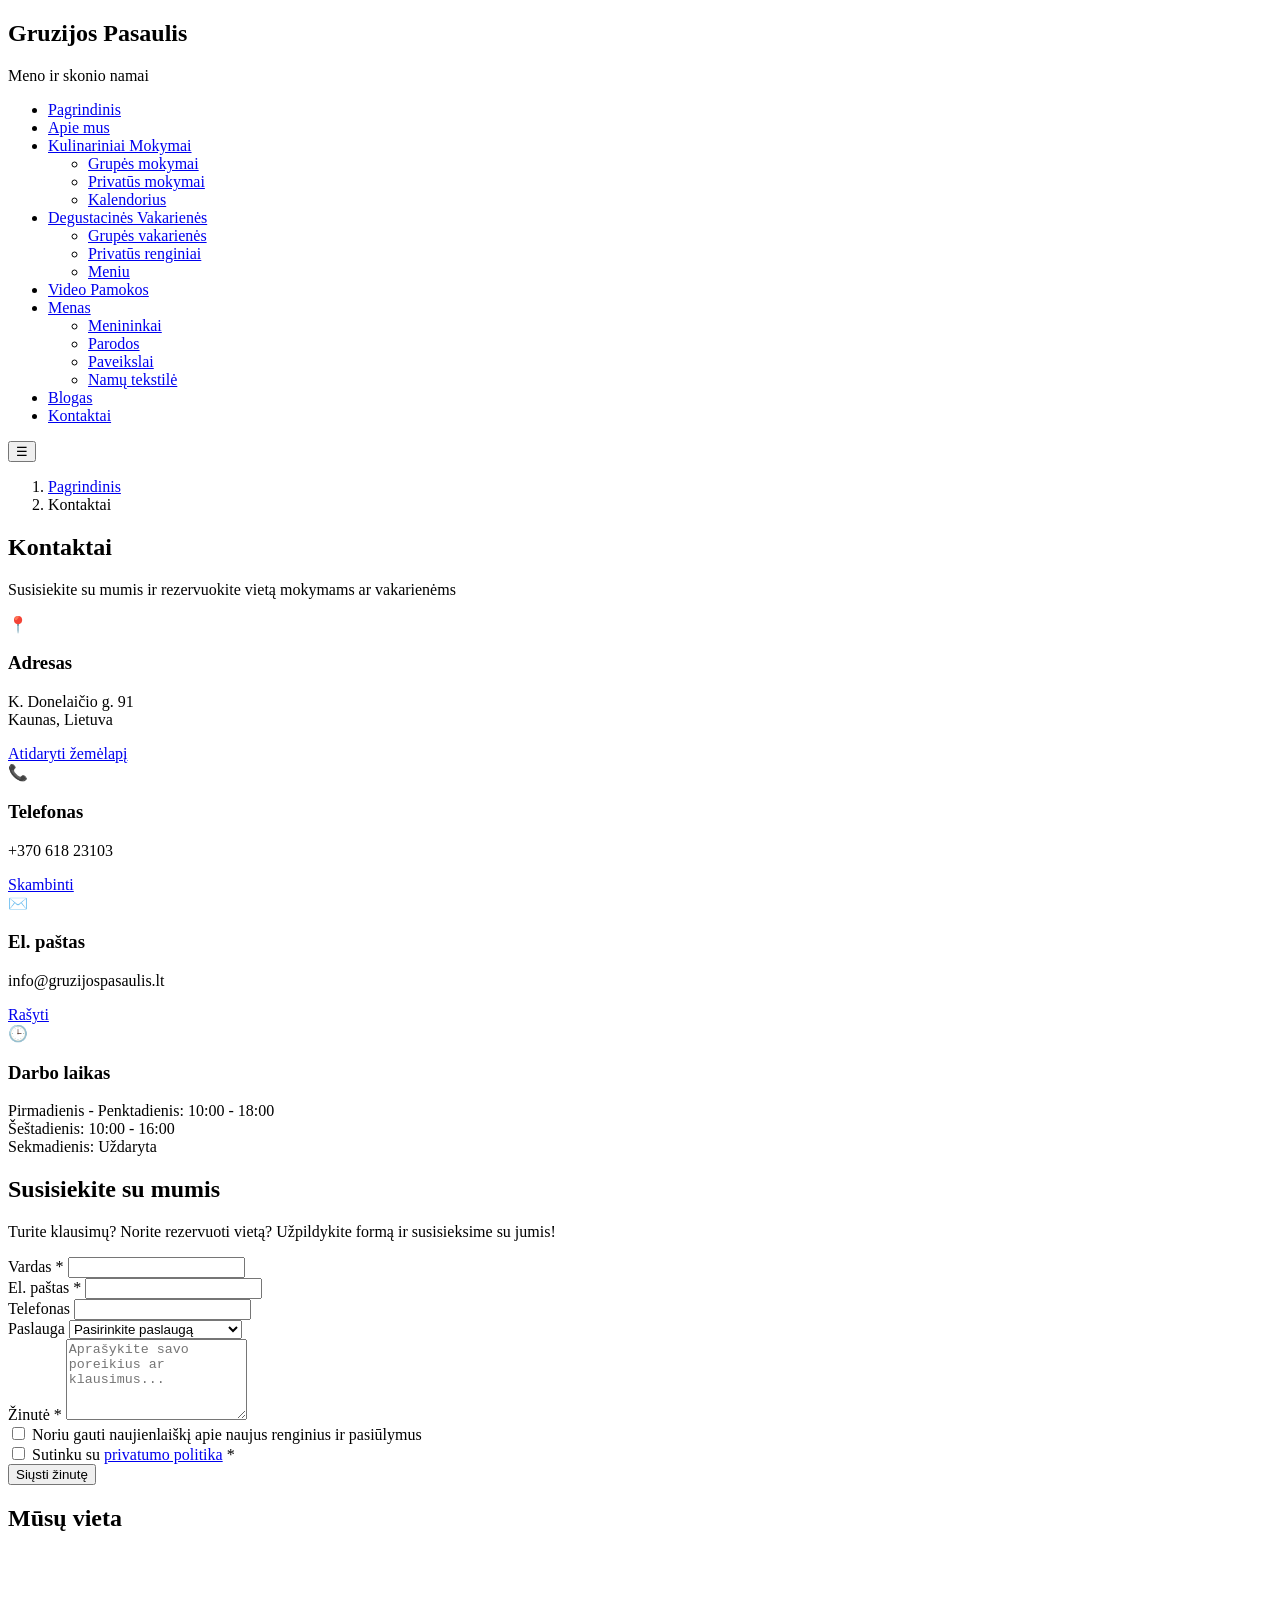
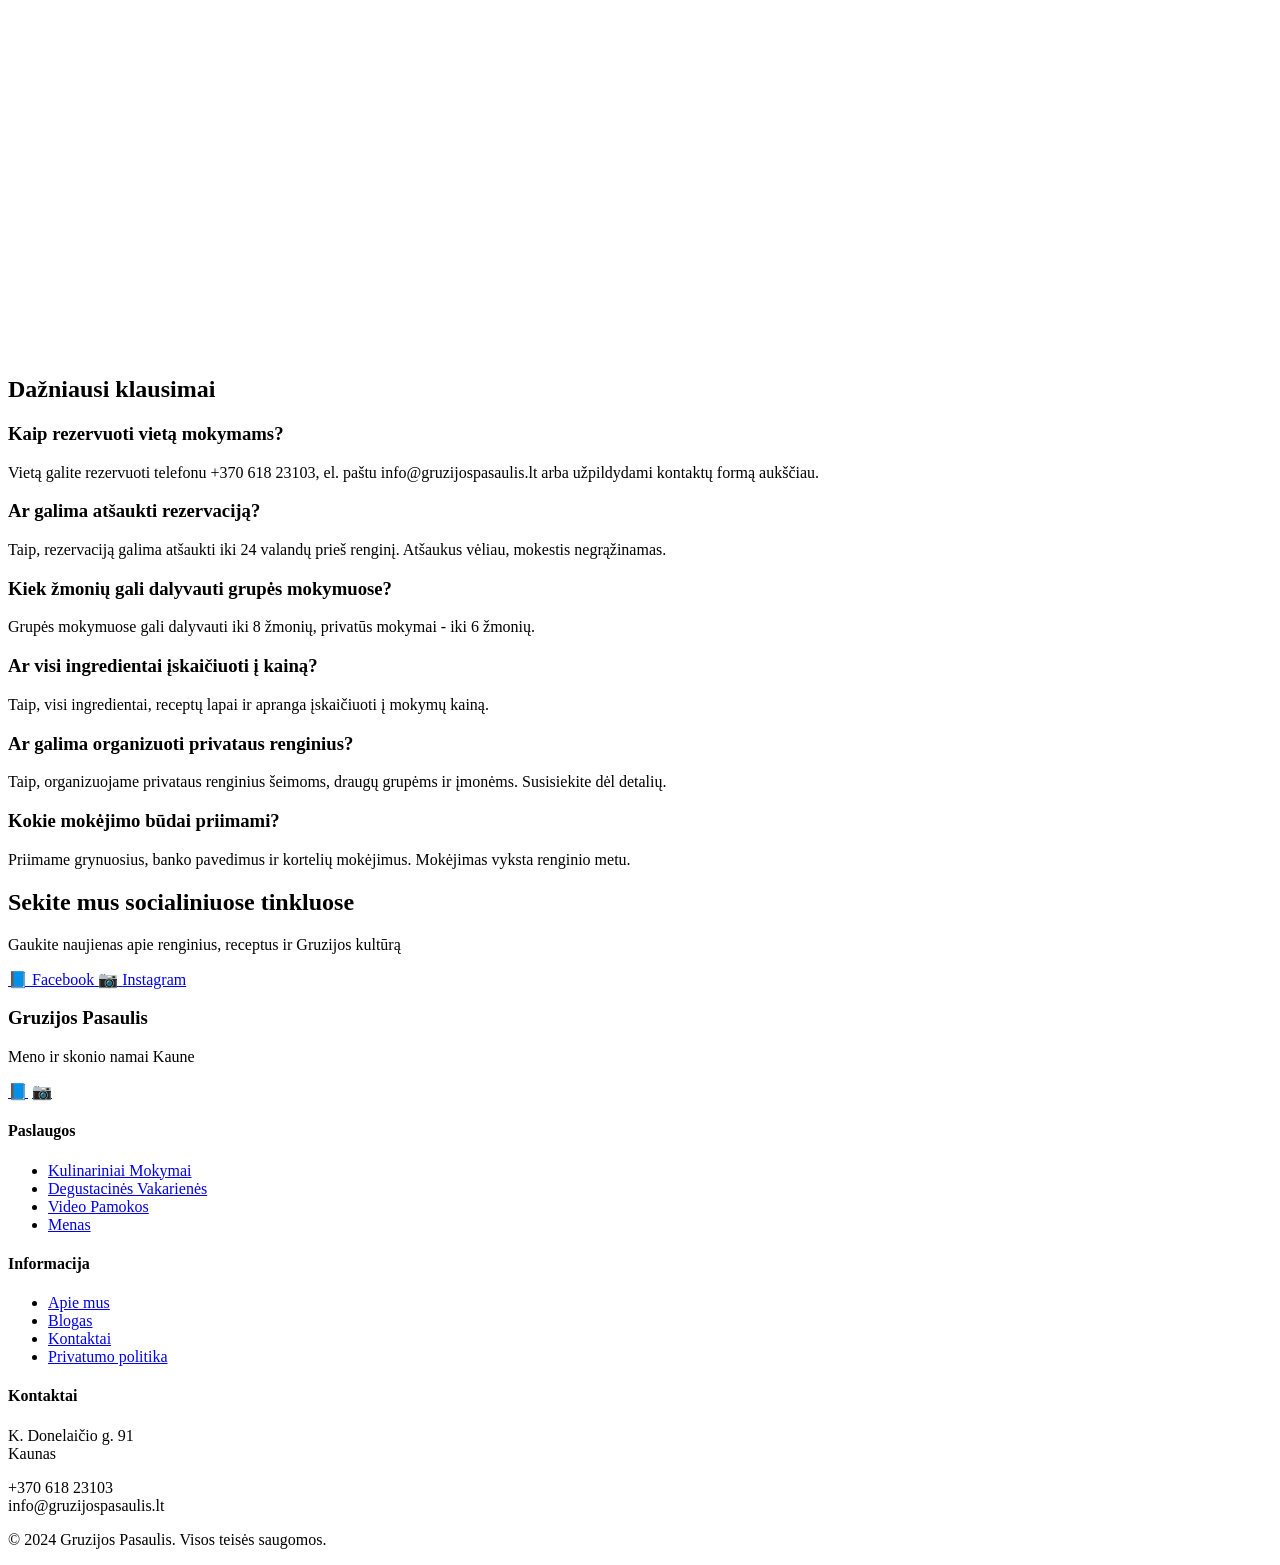
<file: contact-wireframe.html>
<!DOCTYPE html>
<html lang="lt">
<head>
    <meta charset="UTF-8">
    <meta name="viewport" content="width=device-width, initial-scale=1.0">
    <title>Kontaktai - Gruzijos Pasaulis</title>
    <meta name="description" content="Susisiekite su Gruzijos meno ir skonio namais Kaune. Rezervuokite vietą mokymams ir vakarienėms. Adresas: K. Donelaičio g. 91, Kaunas.">
    <meta name="keywords" content="kontaktai Kaunas, Gruzijos meno namai, rezervacija, K. Donelaičio g. 91">
    
    <!-- Breadcrumb Schema -->
    <script type="application/ld+json">
    {
        "@context": "https://schema.org",
        "@type": "BreadcrumbList",
        "itemListElement": [
            {
                "@type": "ListItem",
                "position": 1,
                "name": "Pagrindinis",
                "item": "https://www.gruzijospasaulis.lt/"
            },
            {
                "@type": "ListItem",
                "position": 2,
                "name": "Kontaktai",
                "item": "https://www.gruzijospasaulis.lt/kontaktai"
            }
        ]
    }
    </script>
</head>
<body>
    <!-- Header (same as homepage) -->
    <header>
        <nav>
            <div class="logo">
                <h1>Gruzijos Pasaulis</h1>
                <p>Meno ir skonio namai</p>
            </div>
            
            <ul class="main-nav">
                <li><a href="/">Pagrindinis</a></li>
                <li><a href="/apie-mus">Apie mus</a></li>
                <li class="dropdown">
                    <a href="/kulinariniai-mokymai">Kulinariniai Mokymai</a>
                    <ul class="dropdown-menu">
                        <li><a href="/kulinariniai-mokymai/grupes">Grupės mokymai</a></li>
                        <li><a href="/kulinariniai-mokymai/privatūs">Privatūs mokymai</a></li>
                        <li><a href="/kulinariniai-mokymai/kalendorius">Kalendorius</a></li>
                    </ul>
                </li>
                <li class="dropdown">
                    <a href="/degustacines-vakarienes">Degustacinės Vakarienės</a>
                    <ul class="dropdown-menu">
                        <li><a href="/degustacines-vakarienes/grupes">Grupės vakarienės</a></li>
                        <li><a href="/degustacines-vakarienes/privatūs">Privatūs renginiai</a></li>
                        <li><a href="/degustacines-vakarienes/meniu">Meniu</a></li>
                    </ul>
                </li>
                <li><a href="/video-pamokos">Video Pamokos</a></li>
                <li class="dropdown">
                    <a href="/menas">Menas</a>
                    <ul class="dropdown-menu">
                        <li><a href="/menas/menininkai">Menininkai</a></li>
                        <li><a href="/menas/parodos">Parodos</a></li>
                        <li><a href="/menas/paveikslai">Paveikslai</a></li>
                        <li><a href="/menas/tekstile">Namų tekstilė</a></li>
                    </ul>
                </li>
                <li><a href="/blogas">Blogas</a></li>
                <li class="dropdown active">
                    <a href="/kontaktai">Kontaktai</a></li>
            </ul>
            
            <button class="mobile-menu-toggle">☰</button>
        </nav>
    </header>

    <!-- Breadcrumb -->
    <nav class="breadcrumb">
        <div class="container">
            <ol>
                <li><a href="/">Pagrindinis</a></li>
                <li>Kontaktai</li>
            </ol>
        </div>
    </nav>

    <!-- Contact Header -->
    <section class="contact-header">
        <div class="container">
            <h1>Kontaktai</h1>
            <p>Susisiekite su mumis ir rezervuokite vietą mokymams ar vakarienėms</p>
        </div>
    </section>

    <!-- Contact Info -->
    <section class="contact-info">
        <div class="container">
            <div class="contact-grid">
                <div class="contact-card">
                    <div class="contact-icon">📍</div>
                    <h3>Adresas</h3>
                    <p>K. Donelaičio g. 91<br>Kaunas, Lietuva</p>
                    <a href="https://maps.google.com/?q=K.+Donelaičio+g.+91,+Kaunas" target="_blank" class="btn btn-outline">Atidaryti žemėlapį</a>
                </div>
                
                <div class="contact-card">
                    <div class="contact-icon">📞</div>
                    <h3>Telefonas</h3>
                    <p>+370 618 23103</p>
                    <a href="tel:+37061823103" class="btn btn-outline">Skambinti</a>
                </div>
                
                <div class="contact-card">
                    <div class="contact-icon">✉️</div>
                    <h3>El. paštas</h3>
                    <p>info@gruzijospasaulis.lt</p>
                    <a href="mailto:info@gruzijospasaulis.lt" class="btn btn-outline">Rašyti</a>
                </div>
                
                <div class="contact-card">
                    <div class="contact-icon">🕒</div>
                    <h3>Darbo laikas</h3>
                    <p>Pirmadienis - Penktadienis: 10:00 - 18:00<br>
                    Šeštadienis: 10:00 - 16:00<br>
                    Sekmadienis: Uždaryta</p>
                </div>
            </div>
        </div>
    </section>

    <!-- Contact Form -->
    <section class="contact-form-section">
        <div class="container">
            <div class="form-container">
                <h2>Susisiekite su mumis</h2>
                <p>Turite klausimų? Norite rezervuoti vietą? Užpildykite formą ir susisieksime su jumis!</p>
                
                <form class="contact-form" id="contact-form">
                    <div class="form-row">
                        <div class="form-group">
                            <label for="name">Vardas *</label>
                            <input type="text" id="name" name="name" required>
                        </div>
                        <div class="form-group">
                            <label for="email">El. paštas *</label>
                            <input type="email" id="email" name="email" required>
                        </div>
                    </div>
                    
                    <div class="form-row">
                        <div class="form-group">
                            <label for="phone">Telefonas</label>
                            <input type="tel" id="phone" name="phone">
                        </div>
                        <div class="form-group">
                            <label for="service">Paslauga</label>
                            <select id="service" name="service">
                                <option value="">Pasirinkite paslaugą</option>
                                <option value="kulinariniai-mokymai">Kulinariniai Mokymai</option>
                                <option value="degustacines-vakarienes">Degustacinės Vakarienės</option>
                                <option value="privatūs-renginiai">Privatūs Renginiai</option>
                                <option value="video-pamokos">Video Pamokos</option>
                                <option value="kitas">Kitas</option>
                            </select>
                        </div>
                    </div>
                    
                    <div class="form-group">
                        <label for="message">Žinutė *</label>
                        <textarea id="message" name="message" rows="5" required placeholder="Aprašykite savo poreikius ar klausimus..."></textarea>
                    </div>
                    
                    <div class="form-group checkbox-group">
                        <input type="checkbox" id="newsletter" name="newsletter">
                        <label for="newsletter">Noriu gauti naujienlaiškį apie naujus renginius ir pasiūlymus</label>
                    </div>
                    
                    <div class="form-group checkbox-group">
                        <input type="checkbox" id="privacy" name="privacy" required>
                        <label for="privacy">Sutinku su <a href="/privacy" target="_blank">privatumo politika</a> *</label>
                    </div>
                    
                    <button type="submit" class="btn btn-primary">Siųsti žinutę</button>
                </form>
            </div>
        </div>
    </section>

    <!-- Map -->
    <section class="map-section">
        <div class="container">
            <h2>Mūsų vieta</h2>
            <div class="map-container">
                <!-- Google Maps embed placeholder -->
                <iframe 
                    src="https://www.google.com/maps/embed?pb=!1m18!1m12!1m3!1d2294.123456789!2d23.123456789!3d54.123456789!2m3!1f0!2f0!3f0!3m2!1i1024!2i768!4f13.1!3m3!1m2!1s0x0%3A0x0!2zNTTCsDA3JzI0LjQiTiAyM8KwMDcnMjQuNCJF!5e0!3m2!1slt!2slt!4v1234567890123!5m2!1slt!2slt"
                    width="100%" 
                    height="400" 
                    style="border:0;" 
                    allowfullscreen="" 
                    loading="lazy" 
                    referrerpolicy="no-referrer-when-downgrade">
                </iframe>
            </div>
        </div>
    </section>

    <!-- FAQ -->
    <section class="faq-section">
        <div class="container">
            <h2>Dažniausi klausimai</h2>
            <div class="faq-list">
                <div class="faq-item">
                    <h3>Kaip rezervuoti vietą mokymams?</h3>
                    <p>Vietą galite rezervuoti telefonu +370 618 23103, el. paštu info@gruzijospasaulis.lt arba užpildydami kontaktų formą aukščiau.</p>
                </div>
                
                <div class="faq-item">
                    <h3>Ar galima atšaukti rezervaciją?</h3>
                    <p>Taip, rezervaciją galima atšaukti iki 24 valandų prieš renginį. Atšaukus vėliau, mokestis negrąžinamas.</p>
                </div>
                
                <div class="faq-item">
                    <h3>Kiek žmonių gali dalyvauti grupės mokymuose?</h3>
                    <p>Grupės mokymuose gali dalyvauti iki 8 žmonių, privatūs mokymai - iki 6 žmonių.</p>
                </div>
                
                <div class="faq-item">
                    <h3>Ar visi ingredientai įskaičiuoti į kainą?</h3>
                    <p>Taip, visi ingredientai, receptų lapai ir apranga įskaičiuoti į mokymų kainą.</p>
                </div>
                
                <div class="faq-item">
                    <h3>Ar galima organizuoti privataus renginius?</h3>
                    <p>Taip, organizuojame privataus renginius šeimoms, draugų grupėms ir įmonėms. Susisiekite dėl detalių.</p>
                </div>
                
                <div class="faq-item">
                    <h3>Kokie mokėjimo būdai priimami?</h3>
                    <p>Priimame grynuosius, banko pavedimus ir kortelių mokėjimus. Mokėjimas vyksta renginio metu.</p>
                </div>
            </div>
        </div>
    </section>

    <!-- Social Media -->
    <section class="social-section">
        <div class="container">
            <h2>Sekite mus socialiniuose tinkluose</h2>
            <p>Gaukite naujienas apie renginius, receptus ir Gruzijos kultūrą</p>
            <div class="social-links">
                <a href="[FACEBOOK_URL]" class="social-link facebook" target="_blank" rel="noopener">
                    <span class="social-icon">📘</span>
                    <span class="social-text">Facebook</span>
                </a>
                <a href="[INSTAGRAM_URL]" class="social-link instagram" target="_blank" rel="noopener">
                    <span class="social-icon">📷</span>
                    <span class="social-text">Instagram</span>
                </a>
            </div>
        </div>
    </section>

    <!-- Footer (same as homepage) -->
    <footer>
        <div class="container">
            <div class="footer-content">
                <div class="footer-section">
                    <h3>Gruzijos Pasaulis</h3>
                    <p>Meno ir skonio namai Kaune</p>
                    <div class="social-links">
                        <a href="[FACEBOOK_URL]" aria-label="Facebook">📘</a>
                        <a href="[INSTAGRAM_URL]" aria-label="Instagram">📷</a>
                    </div>
                </div>
                
                <div class="footer-section">
                    <h4>Paslaugos</h4>
                    <ul>
                        <li><a href="/kulinariniai-mokymai">Kulinariniai Mokymai</a></li>
                        <li><a href="/degustacines-vakarienes">Degustacinės Vakarienės</a></li>
                        <li><a href="/video-pamokos">Video Pamokos</a></li>
                        <li><a href="/menas">Menas</a></li>
                    </ul>
                </div>
                
                <div class="footer-section">
                    <h4>Informacija</h4>
                    <ul>
                        <li><a href="/apie-mus">Apie mus</a></li>
                        <li><a href="/blogas">Blogas</a></li>
                        <li><a href="/kontaktai">Kontaktai</a></li>
                        <li><a href="/privacy">Privatumo politika</a></li>
                    </ul>
                </div>
                
                <div class="footer-section">
                    <h4>Kontaktai</h4>
                    <p>K. Donelaičio g. 91<br>Kaunas</p>
                    <p>+370 618 23103<br>info@gruzijospasaulis.lt</p>
                </div>
            </div>
            
            <div class="footer-bottom">
                <p>&copy; 2024 Gruzijos Pasaulis. Visos teisės saugomos.</p>
            </div>
        </div>
    </footer>

    <!-- Schema.org LocalBusiness markup -->
    <script type="application/ld+json">
    {
        "@context": "https://schema.org",
        "@type": "LocalBusiness",
        "name": "Gruzijos Pasaulis",
        "description": "Gruzijos meno ir skonio namai Kaune",
        "url": "https://www.gruzijospasaulis.lt",
        "telephone": "+370 618 23103",
        "email": "info@gruzijospasaulis.lt",
        "address": {
            "@type": "PostalAddress",
            "streetAddress": "K. Donelaičio g. 91",
            "addressLocality": "Kaunas",
            "addressCountry": "LT"
        },
        "openingHours": [
            "Mo-Fr 10:00-18:00",
            "Sa 10:00-16:00"
        ],
        "geo": {
            "@type": "GeoCoordinates",
            "latitude": "54.123456789",
            "longitude": "23.123456789"
        },
        "sameAs": [
            "[FACEBOOK_URL]",
            "[INSTAGRAM_URL]"
        ]
    }
    </script>
</body>
</html>
</file>
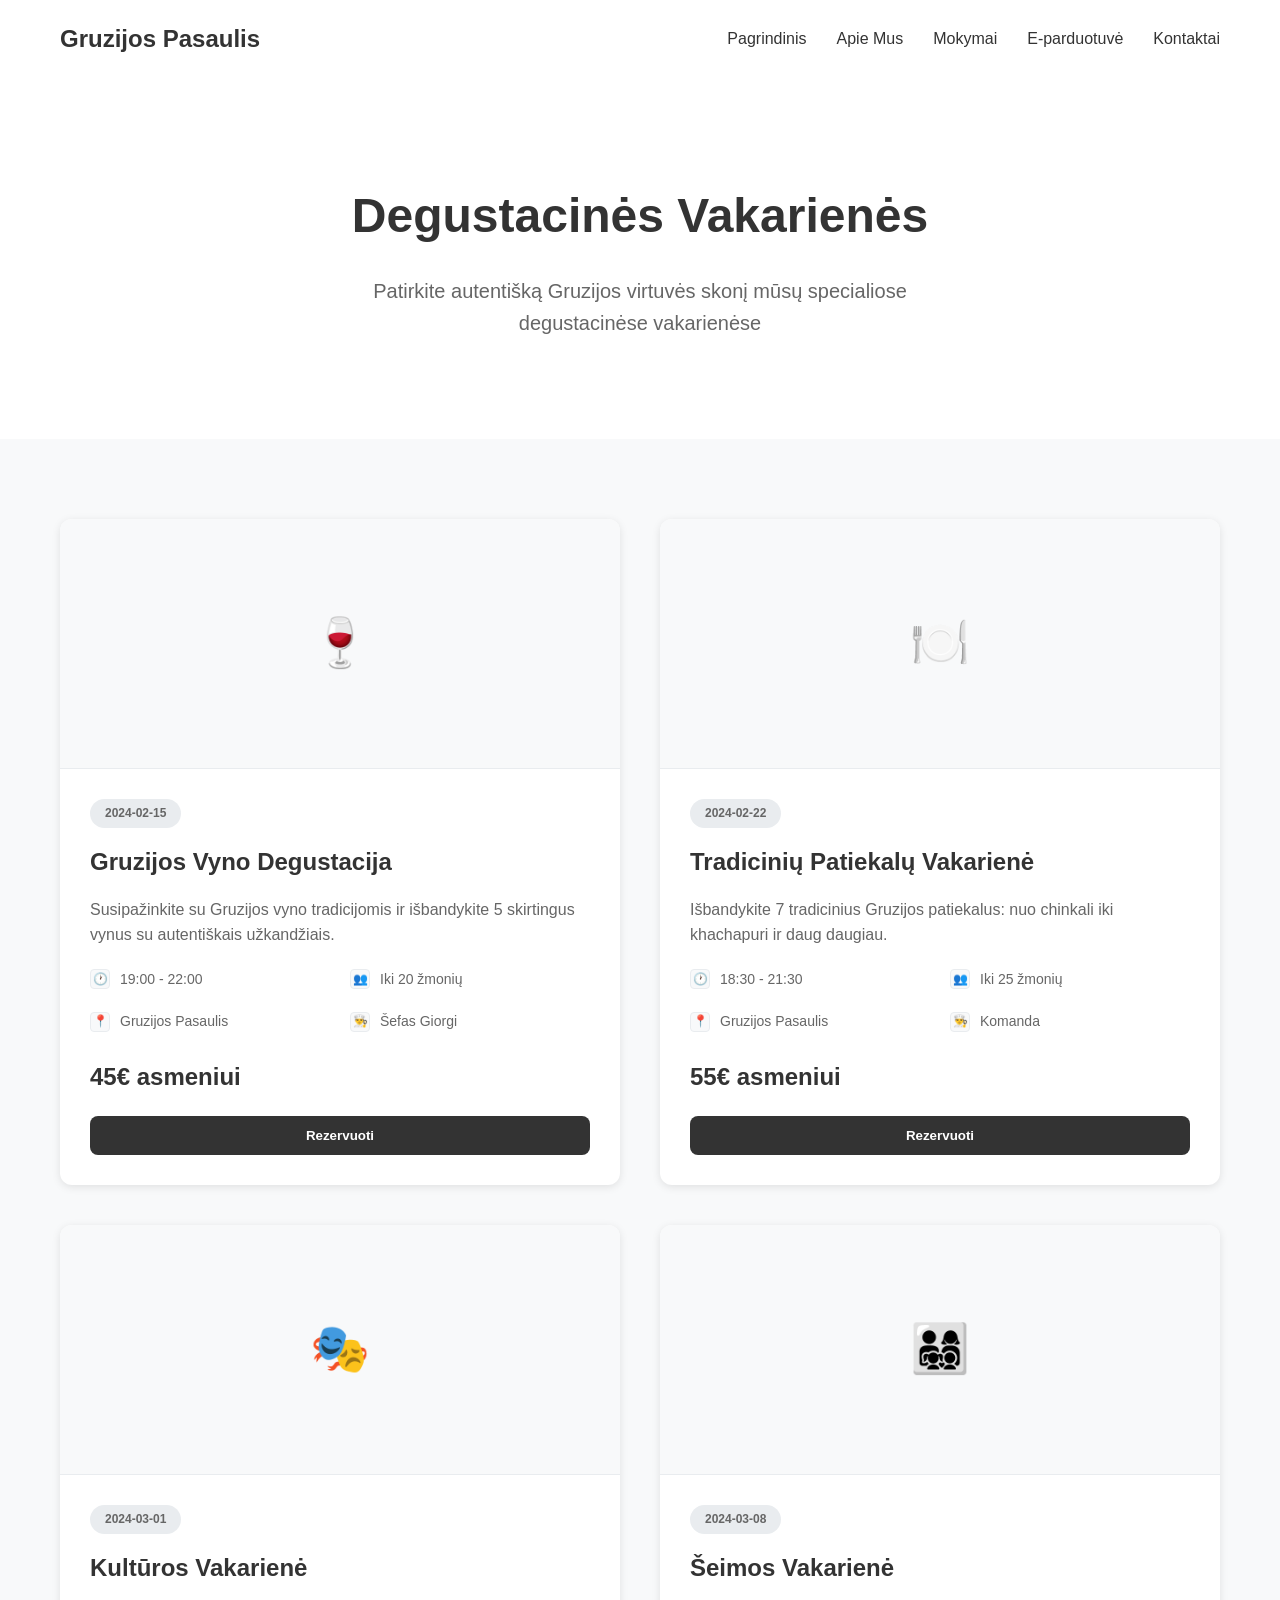
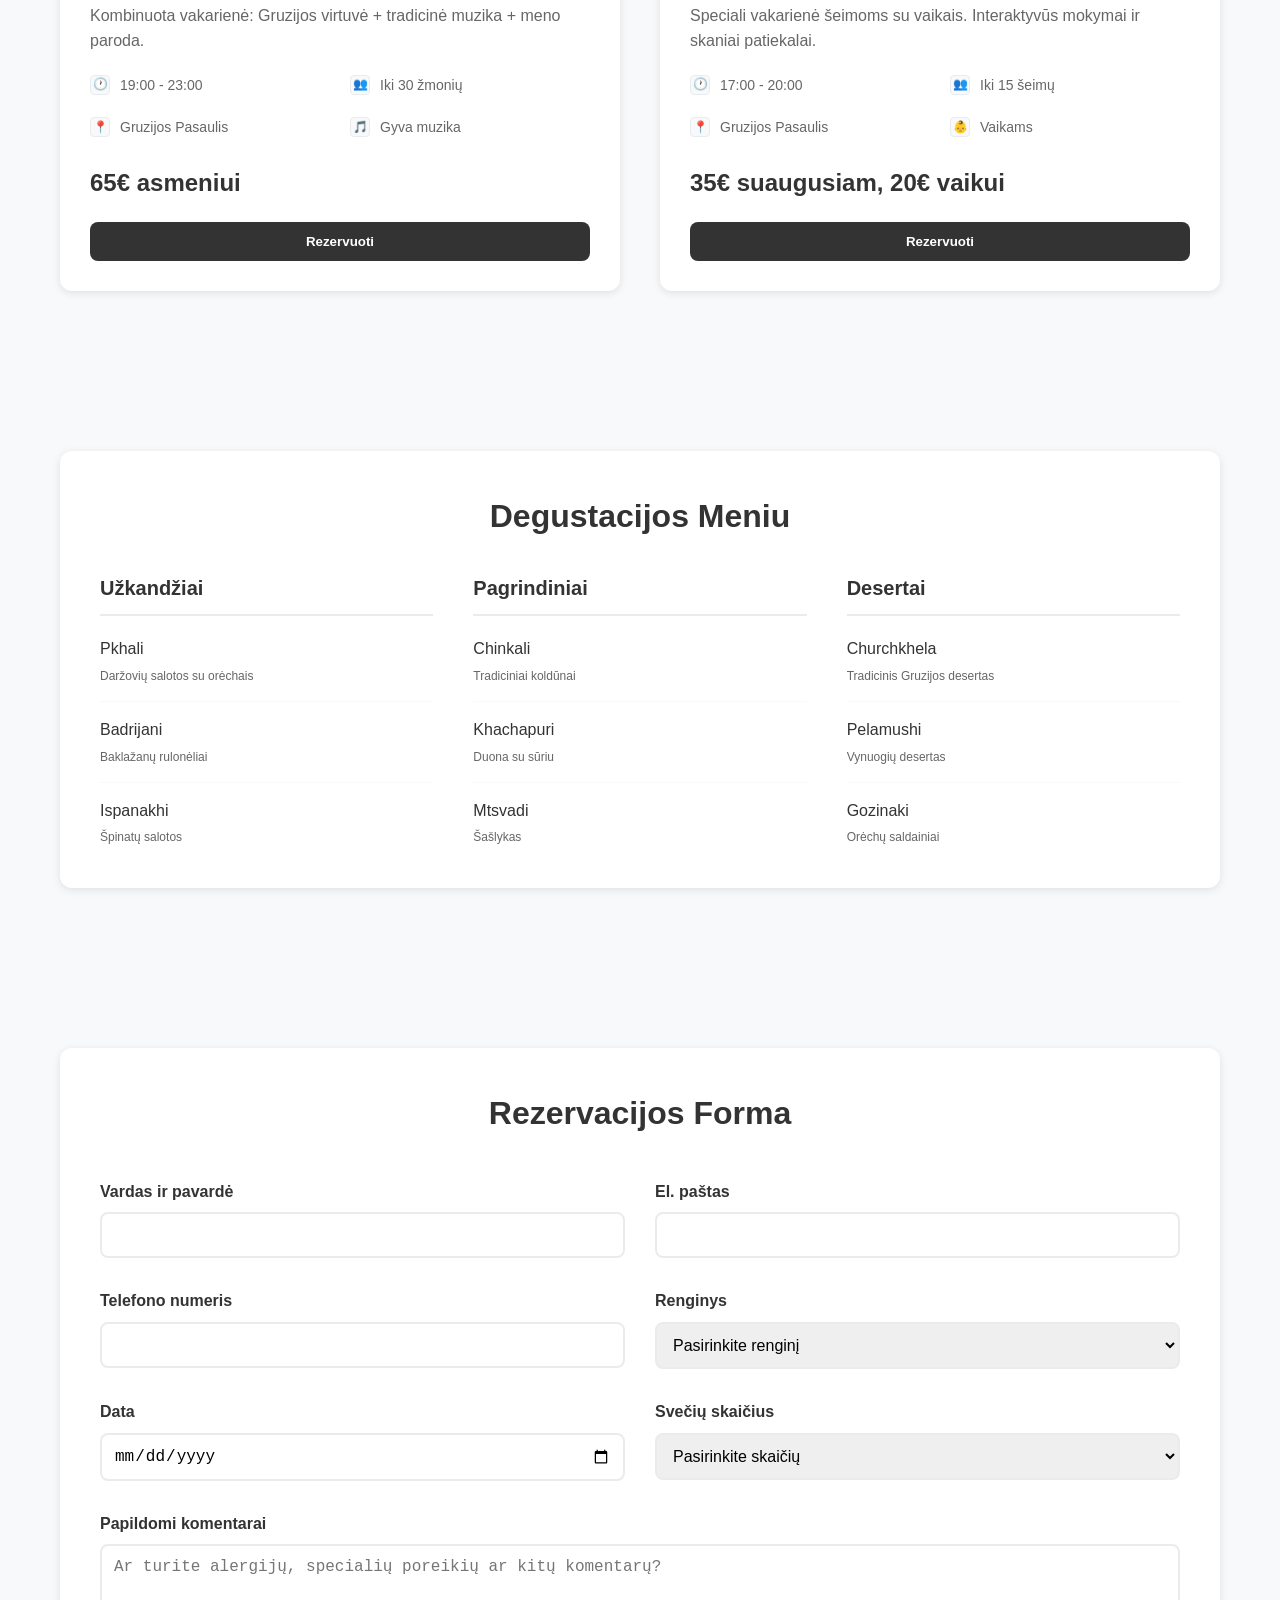
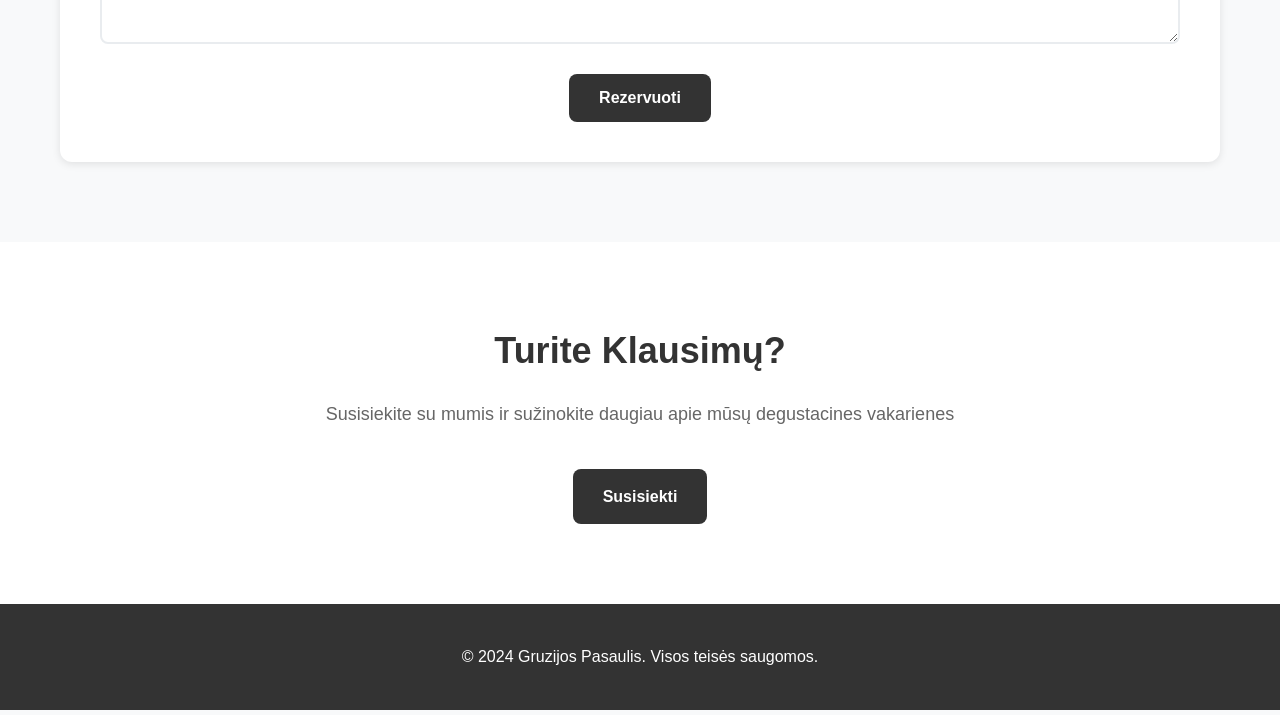
<file: degustacines-vakarienes-layout.html>
<!DOCTYPE html>
<html lang="lt">
<head>
    <meta charset="UTF-8">
    <meta name="viewport" content="width=device-width, initial-scale=1.0">
    <title>Degustacinės Vakarienės - Gruzijos Pasaulis</title>
    <style>
        * {
            margin: 0;
            padding: 0;
            box-sizing: border-box;
        }
        
        body {
            font-family: Arial, sans-serif;
            line-height: 1.6;
            color: #333;
            background: #f8f9fa;
        }
        
        .container {
            max-width: 1200px;
            margin: 0 auto;
            padding: 0 20px;
        }
        
        .section {
            padding: 80px 0;
        }
        
        .section-alt {
            background: #f8f9fa;
        }
        
        header {
            background: white;
            padding: 20px 0;
            box-shadow: 0 2px 4px rgba(0,0,0,0.1);
        }
        
        .header-content {
            display: flex;
            justify-content: space-between;
            align-items: center;
        }
        
        .logo {
            font-size: 24px;
            font-weight: bold;
            color: #333;
        }
        
        nav ul {
            display: flex;
            list-style: none;
            gap: 30px;
        }
        
        nav a {
            text-decoration: none;
            color: #333;
            font-weight: 500;
        }
        
        .hero {
            background: white;
            padding: 100px 0;
            text-align: center;
        }
        
        .hero h1 {
            font-size: 48px;
            margin-bottom: 20px;
            color: #333;
        }
        
        .hero p {
            font-size: 20px;
            color: #666;
            max-width: 600px;
            margin: 0 auto;
        }
        
        .events-grid {
            display: grid;
            grid-template-columns: repeat(2, 1fr);
            gap: 40px;
        }
        
        .event-card {
            background: white;
            border-radius: 12px;
            overflow: hidden;
            box-shadow: 0 2px 8px rgba(0,0,0,0.1);
        }
        
        .event-image {
            width: 100%;
            height: 250px;
            background: #f8f9fa;
            border-bottom: 1px solid #e9ecef;
            display: flex;
            align-items: center;
            justify-content: center;
            font-size: 48px;
            color: #666;
        }
        
        .event-content {
            padding: 30px;
        }
        
        .event-date {
            background: #e9ecef;
            color: #666;
            padding: 5px 15px;
            border-radius: 15px;
            font-size: 12px;
            font-weight: bold;
            display: inline-block;
            margin-bottom: 15px;
        }
        
        .event-title {
            font-size: 24px;
            font-weight: bold;
            margin-bottom: 15px;
            color: #333;
        }
        
        .event-description {
            color: #666;
            margin-bottom: 20px;
            line-height: 1.6;
        }
        
        .event-details {
            display: grid;
            grid-template-columns: 1fr 1fr;
            gap: 20px;
            margin-bottom: 25px;
        }
        
        .detail-item {
            display: flex;
            align-items: center;
            gap: 10px;
            font-size: 14px;
            color: #666;
        }
        
        .detail-icon {
            width: 20px;
            height: 20px;
            background: #f8f9fa;
            border: 1px solid #e9ecef;
            border-radius: 4px;
            display: flex;
            align-items: center;
            justify-content: center;
            font-size: 12px;
            color: #666;
        }
        
        .event-price {
            font-size: 24px;
            font-weight: bold;
            color: #333;
            margin-bottom: 20px;
        }
        
        .book-button {
            background: #333;
            color: white;
            border: none;
            padding: 12px 24px;
            border-radius: 8px;
            font-weight: bold;
            cursor: pointer;
            width: 100%;
        }
        
        .menu-section {
            background: white;
            border-radius: 12px;
            padding: 40px;
            box-shadow: 0 2px 8px rgba(0,0,0,0.1);
        }
        
        .menu-title {
            font-size: 32px;
            margin-bottom: 30px;
            color: #333;
            text-align: center;
        }
        
        .menu-categories {
            display: grid;
            grid-template-columns: repeat(3, 1fr);
            gap: 40px;
        }
        
        .menu-category h3 {
            font-size: 20px;
            margin-bottom: 20px;
            color: #333;
            border-bottom: 2px solid #e9ecef;
            padding-bottom: 10px;
        }
        
        .menu-item {
            display: flex;
            justify-content: space-between;
            margin-bottom: 15px;
            padding-bottom: 15px;
            border-bottom: 1px solid #f8f9fa;
        }
        
        .menu-item:last-child {
            border-bottom: none;
            margin-bottom: 0;
            padding-bottom: 0;
        }
        
        .item-name {
            font-weight: 500;
            color: #333;
        }
        
        .item-description {
            font-size: 12px;
            color: #666;
            margin-top: 5px;
        }
        
        .booking-section {
            background: white;
            border-radius: 12px;
            padding: 40px;
            box-shadow: 0 2px 8px rgba(0,0,0,0.1);
        }
        
        .booking-form {
            display: grid;
            grid-template-columns: repeat(2, 1fr);
            gap: 30px;
        }
        
        .form-group {
            display: flex;
            flex-direction: column;
        }
        
        .form-group label {
            font-weight: bold;
            margin-bottom: 8px;
            color: #333;
        }
        
        .form-group input,
        .form-group select,
        .form-group textarea {
            padding: 12px;
            border: 2px solid #e9ecef;
            border-radius: 8px;
            font-size: 16px;
        }
        
        .form-group.full-width {
            grid-column: 1 / -1;
        }
        
        .submit-button {
            background: #333;
            color: white;
            border: none;
            padding: 15px 30px;
            border-radius: 8px;
            font-weight: bold;
            font-size: 16px;
            cursor: pointer;
            grid-column: 1 / -1;
            justify-self: center;
            max-width: 200px;
        }
        
        .cta-section {
            background: white;
            text-align: center;
            padding: 80px 0;
        }
        
        .cta-section h2 {
            font-size: 36px;
            margin-bottom: 20px;
            color: #333;
        }
        
        .cta-section p {
            font-size: 18px;
            color: #666;
            margin-bottom: 40px;
        }
        
        .cta-button {
            display: inline-block;
            background: #333;
            color: white;
            padding: 15px 30px;
            text-decoration: none;
            border-radius: 8px;
            font-weight: bold;
        }
        
        footer {
            background: #333;
            color: white;
            padding: 40px 0;
            text-align: center;
        }
        
        @media (max-width: 768px) {
            .events-grid {
                grid-template-columns: 1fr;
            }
            
            .menu-categories {
                grid-template-columns: 1fr;
            }
            
            .booking-form {
                grid-template-columns: 1fr;
            }
            
            .event-details {
                grid-template-columns: 1fr;
            }
            
            nav ul {
                flex-direction: column;
                gap: 15px;
            }
            
            .header-content {
                flex-direction: column;
                gap: 20px;
            }
        }
    </style>
</head>
<body>
    <header>
        <div class="container">
            <div class="header-content">
                <div class="logo">Gruzijos Pasaulis</div>
                <nav>
                    <ul>
                        <li><a href="homepage-layout.html">Pagrindinis</a></li>
                        <li><a href="about-layout.html">Apie Mus</a></li>
                        <li><a href="cooking-classes-layout.html">Mokymai</a></li>
                        <li><a href="e-shop-layout.html">E-parduotuvė</a></li>
                        <li><a href="contact-layout.html">Kontaktai</a></li>
                    </ul>
                </nav>
            </div>
        </div>
    </header>

    <section class="hero">
        <div class="container">
            <h1>Degustacinės Vakarienės</h1>
            <p>Patirkite autentišką Gruzijos virtuvės skonį mūsų specialiose degustacinėse vakarienėse</p>
        </div>
    </section>

    <section class="section">
        <div class="container">
            <div class="events-grid">
                <div class="event-card">
                    <div class="event-image">🍷</div>
                    <div class="event-content">
                        <div class="event-date">2024-02-15</div>
                        <h3 class="event-title">Gruzijos Vyno Degustacija</h3>
                        <p class="event-description">Susipažinkite su Gruzijos vyno tradicijomis ir išbandykite 5 skirtingus vynus su autentiškais užkandžiais.</p>
                        <div class="event-details">
                            <div class="detail-item">
                                <div class="detail-icon">🕐</div>
                                <span>19:00 - 22:00</span>
                            </div>
                            <div class="detail-item">
                                <div class="detail-icon">👥</div>
                                <span>Iki 20 žmonių</span>
                            </div>
                            <div class="detail-item">
                                <div class="detail-icon">📍</div>
                                <span>Gruzijos Pasaulis</span>
                            </div>
                            <div class="detail-item">
                                <div class="detail-icon">👨‍🍳</div>
                                <span>Šefas Giorgi</span>
                            </div>
                        </div>
                        <div class="event-price">45€ asmeniui</div>
                        <button class="book-button">Rezervuoti</button>
                    </div>
                </div>

                <div class="event-card">
                    <div class="event-image">🍽️</div>
                    <div class="event-content">
                        <div class="event-date">2024-02-22</div>
                        <h3 class="event-title">Tradicinių Patiekalų Vakarienė</h3>
                        <p class="event-description">Išbandykite 7 tradicinius Gruzijos patiekalus: nuo chinkali iki khachapuri ir daug daugiau.</p>
                        <div class="event-details">
                            <div class="detail-item">
                                <div class="detail-icon">🕐</div>
                                <span>18:30 - 21:30</span>
                            </div>
                            <div class="detail-item">
                                <div class="detail-icon">👥</div>
                                <span>Iki 25 žmonių</span>
                            </div>
                            <div class="detail-item">
                                <div class="detail-icon">📍</div>
                                <span>Gruzijos Pasaulis</span>
                            </div>
                            <div class="detail-item">
                                <div class="detail-icon">👨‍🍳</div>
                                <span>Komanda</span>
                            </div>
                        </div>
                        <div class="event-price">55€ asmeniui</div>
                        <button class="book-button">Rezervuoti</button>
                    </div>
                </div>

                <div class="event-card">
                    <div class="event-image">🎭</div>
                    <div class="event-content">
                        <div class="event-date">2024-03-01</div>
                        <h3 class="event-title">Kultūros Vakarienė</h3>
                        <p class="event-description">Kombinuota vakarienė: Gruzijos virtuvė + tradicinė muzika + meno paroda.</p>
                        <div class="event-details">
                            <div class="detail-item">
                                <div class="detail-icon">🕐</div>
                                <span>19:00 - 23:00</span>
                            </div>
                            <div class="detail-item">
                                <div class="detail-icon">👥</div>
                                <span>Iki 30 žmonių</span>
                            </div>
                            <div class="detail-item">
                                <div class="detail-icon">📍</div>
                                <span>Gruzijos Pasaulis</span>
                            </div>
                            <div class="detail-item">
                                <div class="detail-icon">🎵</div>
                                <span>Gyva muzika</span>
                            </div>
                        </div>
                        <div class="event-price">65€ asmeniui</div>
                        <button class="book-button">Rezervuoti</button>
                    </div>
                </div>

                <div class="event-card">
                    <div class="event-image">👨‍👩‍👧‍👦</div>
                    <div class="event-content">
                        <div class="event-date">2024-03-08</div>
                        <h3 class="event-title">Šeimos Vakarienė</h3>
                        <p class="event-description">Speciali vakarienė šeimoms su vaikais. Interaktyvūs mokymai ir skaniai patiekalai.</p>
                        <div class="event-details">
                            <div class="detail-item">
                                <div class="detail-icon">🕐</div>
                                <span>17:00 - 20:00</span>
                            </div>
                            <div class="detail-item">
                                <div class="detail-icon">👥</div>
                                <span>Iki 15 šeimų</span>
                            </div>
                            <div class="detail-item">
                                <div class="detail-icon">📍</div>
                                <span>Gruzijos Pasaulis</span>
                            </div>
                            <div class="detail-item">
                                <div class="detail-icon">👶</div>
                                <span>Vaikams</span>
                            </div>
                        </div>
                        <div class="event-price">35€ suaugusiam, 20€ vaikui</div>
                        <button class="book-button">Rezervuoti</button>
                    </div>
                </div>
            </div>
        </div>
    </section>

    <section class="section section-alt">
        <div class="container">
            <div class="menu-section">
                <h2 class="menu-title">Degustacijos Meniu</h2>
                <div class="menu-categories">
                    <div class="menu-category">
                        <h3>Užkandžiai</h3>
                        <div class="menu-item">
                            <div>
                                <div class="item-name">Pkhali</div>
                                <div class="item-description">Daržovių salotos su orėchais</div>
                            </div>
                        </div>
                        <div class="menu-item">
                            <div>
                                <div class="item-name">Badrijani</div>
                                <div class="item-description">Baklažanų rulonėliai</div>
                            </div>
                        </div>
                        <div class="menu-item">
                            <div>
                                <div class="item-name">Ispanakhi</div>
                                <div class="item-description">Špinatų salotos</div>
                            </div>
                        </div>
                    </div>
                    
                    <div class="menu-category">
                        <h3>Pagrindiniai</h3>
                        <div class="menu-item">
                            <div>
                                <div class="item-name">Chinkali</div>
                                <div class="item-description">Tradiciniai koldūnai</div>
                            </div>
                        </div>
                        <div class="menu-item">
                            <div>
                                <div class="item-name">Khachapuri</div>
                                <div class="item-description">Duona su sūriu</div>
                            </div>
                        </div>
                        <div class="menu-item">
                            <div>
                                <div class="item-name">Mtsvadi</div>
                                <div class="item-description">Šašlykas</div>
                            </div>
                        </div>
                    </div>
                    
                    <div class="menu-category">
                        <h3>Desertai</h3>
                        <div class="menu-item">
                            <div>
                                <div class="item-name">Churchkhela</div>
                                <div class="item-description">Tradicinis Gruzijos desertas</div>
                            </div>
                        </div>
                        <div class="menu-item">
                            <div>
                                <div class="item-name">Pelamushi</div>
                                <div class="item-description">Vynuogių desertas</div>
                            </div>
                        </div>
                        <div class="menu-item">
                            <div>
                                <div class="item-name">Gozinaki</div>
                                <div class="item-description">Orėchų saldainiai</div>
                            </div>
                        </div>
                    </div>
                </div>
            </div>
        </div>
    </section>

    <section class="section">
        <div class="container">
            <div class="booking-section">
                <h2 style="text-align: center; font-size: 32px; margin-bottom: 40px; color: #333;">Rezervacijos Forma</h2>
                <form class="booking-form">
                    <div class="form-group">
                        <label for="name">Vardas ir pavardė</label>
                        <input type="text" id="name" name="name" required>
                    </div>
                    <div class="form-group">
                        <label for="email">El. paštas</label>
                        <input type="email" id="email" name="email" required>
                    </div>
                    <div class="form-group">
                        <label for="phone">Telefono numeris</label>
                        <input type="tel" id="phone" name="phone" required>
                    </div>
                    <div class="form-group">
                        <label for="event">Renginys</label>
                        <select id="event" name="event" required>
                            <option value="">Pasirinkite renginį</option>
                            <option value="wine-tasting">Gruzijos Vyno Degustacija</option>
                            <option value="traditional-dinner">Tradicinių Patiekalų Vakarienė</option>
                            <option value="cultural-dinner">Kultūros Vakarienė</option>
                            <option value="family-dinner">Šeimos Vakarienė</option>
                        </select>
                    </div>
                    <div class="form-group">
                        <label for="date">Data</label>
                        <input type="date" id="date" name="date" required>
                    </div>
                    <div class="form-group">
                        <label for="guests">Svečių skaičius</label>
                        <select id="guests" name="guests" required>
                            <option value="">Pasirinkite skaičių</option>
                            <option value="1">1</option>
                            <option value="2">2</option>
                            <option value="3">3</option>
                            <option value="4">4</option>
                            <option value="5+">5 ar daugiau</option>
                        </select>
                    </div>
                    <div class="form-group full-width">
                        <label for="notes">Papildomi komentarai</label>
                        <textarea id="notes" name="notes" rows="4" placeholder="Ar turite alergijų, specialių poreikių ar kitų komentarų?"></textarea>
                    </div>
                    <button type="submit" class="submit-button">Rezervuoti</button>
                </form>
            </div>
        </div>
    </section>

    <section class="cta-section">
        <div class="container">
            <h2>Turite Klausimų?</h2>
            <p>Susisiekite su mumis ir sužinokite daugiau apie mūsų degustacines vakarienes</p>
            <a href="contact-layout.html" class="cta-button">Susisiekti</a>
        </div>
    </section>

    <footer>
        <div class="container">
            <p>&copy; 2024 Gruzijos Pasaulis. Visos teisės saugomos.</p>
        </div>
    </footer>
</body>
</html>
</file>
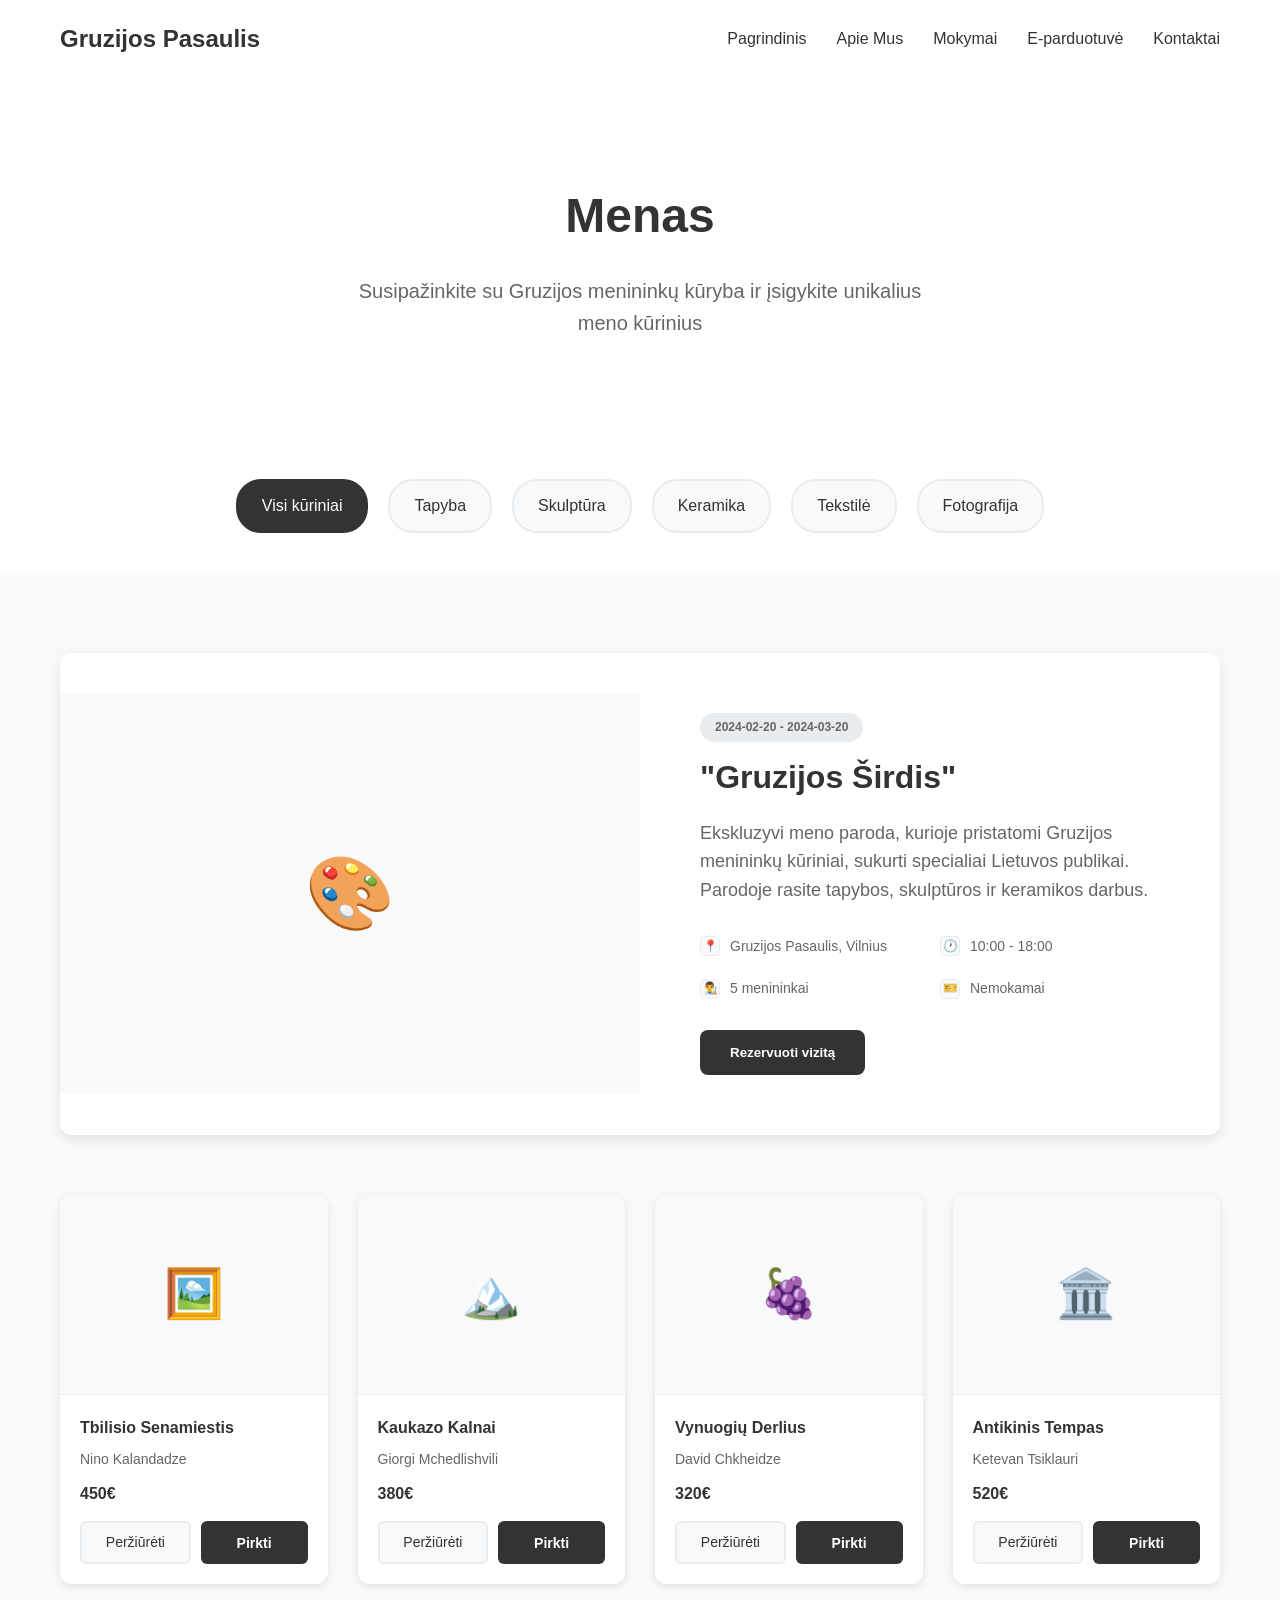
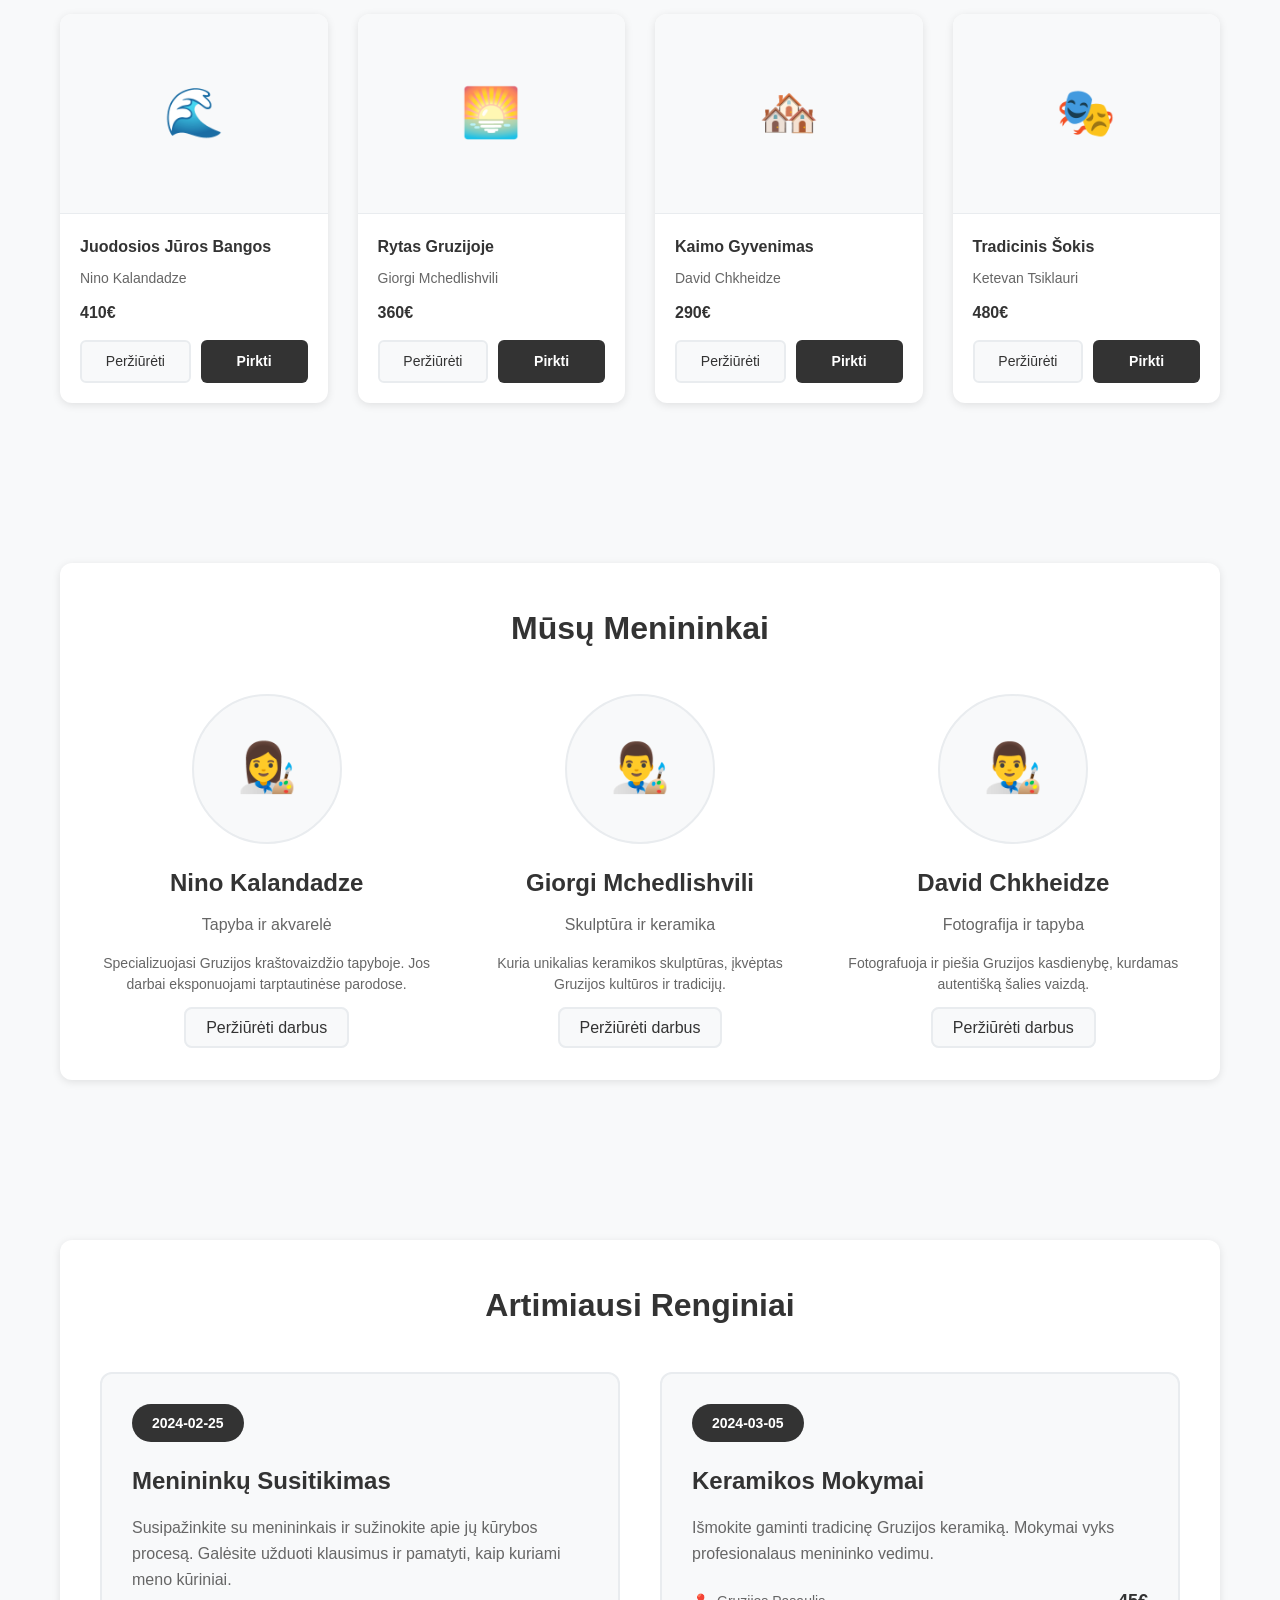
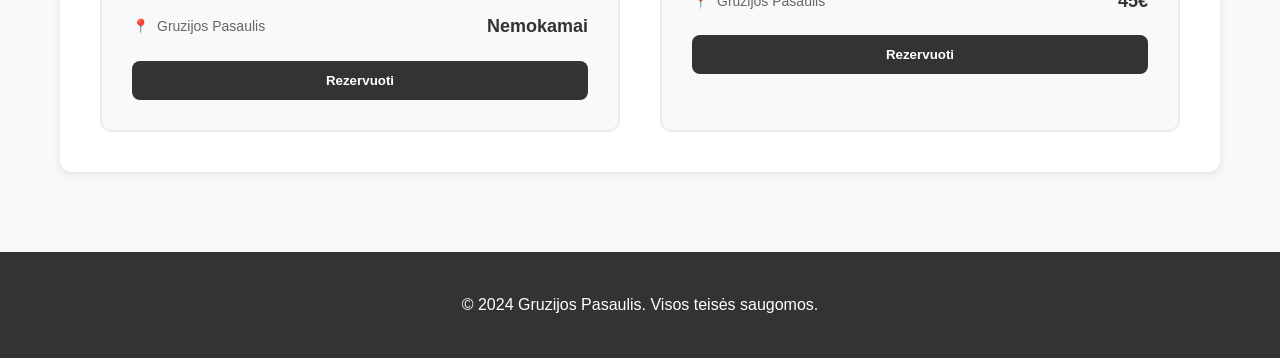
<file: menas-layout.html>
<!DOCTYPE html>
<html lang="lt">
<head>
    <meta charset="UTF-8">
    <meta name="viewport" content="width=device-width, initial-scale=1.0">
    <title>Menas - Gruzijos Pasaulis</title>
    <style>
        * {
            margin: 0;
            padding: 0;
            box-sizing: border-box;
        }
        
        body {
            font-family: Arial, sans-serif;
            line-height: 1.6;
            color: #333;
            background: #f8f9fa;
        }
        
        .container {
            max-width: 1200px;
            margin: 0 auto;
            padding: 0 20px;
        }
        
        .section {
            padding: 80px 0;
        }
        
        .section-alt {
            background: #f8f9fa;
        }
        
        header {
            background: white;
            padding: 20px 0;
            box-shadow: 0 2px 4px rgba(0,0,0,0.1);
        }
        
        .header-content {
            display: flex;
            justify-content: space-between;
            align-items: center;
        }
        
        .logo {
            font-size: 24px;
            font-weight: bold;
            color: #333;
        }
        
        nav ul {
            display: flex;
            list-style: none;
            gap: 30px;
        }
        
        nav a {
            text-decoration: none;
            color: #333;
            font-weight: 500;
        }
        
        .hero {
            background: white;
            padding: 100px 0;
            text-align: center;
        }
        
        .hero h1 {
            font-size: 48px;
            margin-bottom: 20px;
            color: #333;
        }
        
        .hero p {
            font-size: 20px;
            color: #666;
            max-width: 600px;
            margin: 0 auto;
        }
        
        .art-categories {
            background: white;
            padding: 40px 0;
            text-align: center;
        }
        
        .category-buttons {
            display: flex;
            justify-content: center;
            gap: 20px;
            flex-wrap: wrap;
        }
        
        .category-btn {
            background: #f8f9fa;
            border: 2px solid #e9ecef;
            padding: 12px 24px;
            border-radius: 25px;
            text-decoration: none;
            color: #333;
            font-weight: 500;
            transition: all 0.3s ease;
        }
        
        .category-btn.active {
            background: #333;
            color: white;
            border-color: #333;
        }
        
        .artwork-grid {
            display: grid;
            grid-template-columns: repeat(4, 1fr);
            gap: 30px;
        }
        
        .artwork-card {
            background: white;
            border-radius: 12px;
            overflow: hidden;
            box-shadow: 0 2px 8px rgba(0,0,0,0.1);
            transition: transform 0.3s ease;
        }
        
        .artwork-card:hover {
            transform: translateY(-5px);
        }
        
        .artwork-image {
            width: 100%;
            height: 200px;
            background: #f8f9fa;
            border-bottom: 1px solid #e9ecef;
            display: flex;
            align-items: center;
            justify-content: center;
            font-size: 48px;
            color: #666;
        }
        
        .artwork-content {
            padding: 20px;
        }
        
        .artwork-title {
            font-size: 16px;
            font-weight: bold;
            margin-bottom: 8px;
            color: #333;
        }
        
        .artwork-artist {
            font-size: 14px;
            color: #666;
            margin-bottom: 10px;
        }
        
        .artwork-price {
            font-size: 16px;
            font-weight: bold;
            color: #333;
            margin-bottom: 15px;
        }
        
        .artwork-actions {
            display: flex;
            gap: 10px;
        }
        
        .view-button {
            background: #f8f9fa;
            border: 2px solid #e9ecef;
            padding: 8px 16px;
            border-radius: 6px;
            text-decoration: none;
            color: #333;
            font-size: 14px;
            font-weight: 500;
            flex: 1;
            text-align: center;
        }
        
        .buy-button {
            background: #333;
            color: white;
            border: none;
            padding: 8px 16px;
            border-radius: 6px;
            font-size: 14px;
            font-weight: bold;
            cursor: pointer;
            flex: 1;
        }
        
        .featured-exhibition {
            background: white;
            border-radius: 12px;
            overflow: hidden;
            box-shadow: 0 4px 12px rgba(0,0,0,0.1);
            margin-bottom: 60px;
        }
        
        .exhibition-content {
            display: grid;
            grid-template-columns: 1fr 1fr;
            align-items: center;
        }
        
        .exhibition-image {
            height: 400px;
            background: #f8f9fa;
            display: flex;
            align-items: center;
            justify-content: center;
            font-size: 72px;
            color: #666;
        }
        
        .exhibition-text {
            padding: 60px;
        }
        
        .exhibition-date {
            background: #e9ecef;
            color: #666;
            padding: 5px 15px;
            border-radius: 15px;
            font-size: 12px;
            font-weight: bold;
            display: inline-block;
            margin-bottom: 15px;
        }
        
        .exhibition-title {
            font-size: 32px;
            font-weight: bold;
            margin-bottom: 20px;
            color: #333;
            line-height: 1.3;
        }
        
        .exhibition-description {
            font-size: 18px;
            color: #666;
            margin-bottom: 30px;
            line-height: 1.6;
        }
        
        .exhibition-details {
            display: grid;
            grid-template-columns: 1fr 1fr;
            gap: 20px;
            margin-bottom: 30px;
        }
        
        .detail-item {
            display: flex;
            align-items: center;
            gap: 10px;
            font-size: 14px;
            color: #666;
        }
        
        .detail-icon {
            width: 20px;
            height: 20px;
            background: #f8f9fa;
            border: 1px solid #e9ecef;
            border-radius: 4px;
            display: flex;
            align-items: center;
            justify-content: center;
            font-size: 12px;
            color: #666;
        }
        
        .exhibition-button {
            background: #333;
            color: white;
            border: none;
            padding: 15px 30px;
            border-radius: 8px;
            font-weight: bold;
            cursor: pointer;
        }
        
        .artists-section {
            background: white;
            border-radius: 12px;
            padding: 40px;
            box-shadow: 0 2px 8px rgba(0,0,0,0.1);
        }
        
        .artists-title {
            font-size: 32px;
            margin-bottom: 40px;
            color: #333;
            text-align: center;
        }
        
        .artists-grid {
            display: grid;
            grid-template-columns: repeat(3, 1fr);
            gap: 40px;
        }
        
        .artist-card {
            text-align: center;
        }
        
        .artist-photo {
            width: 150px;
            height: 150px;
            background: #f8f9fa;
            border: 2px solid #e9ecef;
            border-radius: 50%;
            margin: 0 auto 20px;
            display: flex;
            align-items: center;
            justify-content: center;
            font-size: 48px;
            color: #666;
        }
        
        .artist-name {
            font-size: 24px;
            font-weight: bold;
            margin-bottom: 10px;
            color: #333;
        }
        
        .artist-specialty {
            color: #666;
            font-size: 16px;
            margin-bottom: 15px;
        }
        
        .artist-bio {
            color: #666;
            font-size: 14px;
            line-height: 1.5;
            margin-bottom: 20px;
        }
        
        .artist-button {
            background: #f8f9fa;
            border: 2px solid #e9ecef;
            padding: 10px 20px;
            border-radius: 8px;
            text-decoration: none;
            color: #333;
            font-weight: 500;
        }
        
        .events-section {
            background: white;
            border-radius: 12px;
            padding: 40px;
            box-shadow: 0 2px 8px rgba(0,0,0,0.1);
        }
        
        .events-title {
            font-size: 32px;
            margin-bottom: 40px;
            color: #333;
            text-align: center;
        }
        
        .events-grid {
            display: grid;
            grid-template-columns: repeat(2, 1fr);
            gap: 40px;
        }
        
        .event-card {
            background: #f8f9fa;
            border-radius: 12px;
            padding: 30px;
            border: 2px solid #e9ecef;
        }
        
        .event-date {
            background: #333;
            color: white;
            padding: 8px 20px;
            border-radius: 20px;
            font-size: 14px;
            font-weight: bold;
            display: inline-block;
            margin-bottom: 20px;
        }
        
        .event-title {
            font-size: 24px;
            font-weight: bold;
            margin-bottom: 15px;
            color: #333;
        }
        
        .event-description {
            color: #666;
            margin-bottom: 20px;
            line-height: 1.6;
        }
        
        .event-details {
            display: flex;
            justify-content: space-between;
            align-items: center;
            margin-bottom: 20px;
        }
        
        .event-location {
            display: flex;
            align-items: center;
            gap: 8px;
            font-size: 14px;
            color: #666;
        }
        
        .event-price {
            font-size: 18px;
            font-weight: bold;
            color: #333;
        }
        
        .event-button {
            background: #333;
            color: white;
            border: none;
            padding: 12px 24px;
            border-radius: 8px;
            font-weight: bold;
            cursor: pointer;
            width: 100%;
        }
        
        footer {
            background: #333;
            color: white;
            padding: 40px 0;
            text-align: center;
        }
        
        @media (max-width: 768px) {
            .artwork-grid {
                grid-template-columns: repeat(2, 1fr);
            }
            
            .exhibition-content {
                grid-template-columns: 1fr;
            }
            
            .exhibition-text {
                padding: 40px;
            }
            
            .artists-grid {
                grid-template-columns: 1fr;
            }
            
            .events-grid {
                grid-template-columns: 1fr;
            }
            
            nav ul {
                flex-direction: column;
                gap: 15px;
            }
            
            .header-content {
                flex-direction: column;
                gap: 20px;
            }
        }
    </style>
</head>
<body>
    <header>
        <div class="container">
            <div class="header-content">
                <div class="logo">Gruzijos Pasaulis</div>
                <nav>
                    <ul>
                        <li><a href="homepage-layout.html">Pagrindinis</a></li>
                        <li><a href="about-layout.html">Apie Mus</a></li>
                        <li><a href="cooking-classes-layout.html">Mokymai</a></li>
                        <li><a href="e-shop-layout.html">E-parduotuvė</a></li>
                        <li><a href="contact-layout.html">Kontaktai</a></li>
                    </ul>
                </nav>
            </div>
        </div>
    </header>

    <section class="hero">
        <div class="container">
            <h1>Menas</h1>
            <p>Susipažinkite su Gruzijos menininkų kūryba ir įsigykite unikalius meno kūrinius</p>
        </div>
    </section>

    <section class="art-categories">
        <div class="container">
            <div class="category-buttons">
                <a href="#" class="category-btn active">Visi kūriniai</a>
                <a href="#" class="category-btn">Tapyba</a>
                <a href="#" class="category-btn">Skulptūra</a>
                <a href="#" class="category-btn">Keramika</a>
                <a href="#" class="category-btn">Tekstilė</a>
                <a href="#" class="category-btn">Fotografija</a>
            </div>
        </div>
    </section>

    <section class="section">
        <div class="container">
            <div class="featured-exhibition">
                <div class="exhibition-content">
                    <div class="exhibition-image">🎨</div>
                    <div class="exhibition-text">
                        <div class="exhibition-date">2024-02-20 - 2024-03-20</div>
                        <h2 class="exhibition-title">"Gruzijos Širdis"</h2>
                        <p class="exhibition-description">Ekskluzyvi meno paroda, kurioje pristatomi Gruzijos menininkų kūriniai, sukurti specialiai Lietuvos publikai. Parodoje rasite tapybos, skulptūros ir keramikos darbus.</p>
                        <div class="exhibition-details">
                            <div class="detail-item">
                                <div class="detail-icon">📍</div>
                                <span>Gruzijos Pasaulis, Vilnius</span>
                            </div>
                            <div class="detail-item">
                                <div class="detail-icon">🕐</div>
                                <span>10:00 - 18:00</span>
                            </div>
                            <div class="detail-item">
                                <div class="detail-icon">👨‍🎨</div>
                                <span>5 menininkai</span>
                            </div>
                            <div class="detail-item">
                                <div class="detail-icon">🎫</div>
                                <span>Nemokamai</span>
                            </div>
                        </div>
                        <button class="exhibition-button">Rezervuoti vizitą</button>
                    </div>
                </div>
            </div>

            <div class="artwork-grid">
                <div class="artwork-card">
                    <div class="artwork-image">🖼️</div>
                    <div class="artwork-content">
                        <h3 class="artwork-title">Tbilisio Senamiestis</h3>
                        <p class="artwork-artist">Nino Kalandadze</p>
                        <p class="artwork-price">450€</p>
                        <div class="artwork-actions">
                            <a href="#" class="view-button">Peržiūrėti</a>
                            <button class="buy-button">Pirkti</button>
                        </div>
                    </div>
                </div>

                <div class="artwork-card">
                    <div class="artwork-image">🏔️</div>
                    <div class="artwork-content">
                        <h3 class="artwork-title">Kaukazo Kalnai</h3>
                        <p class="artwork-artist">Giorgi Mchedlishvili</p>
                        <p class="artwork-price">380€</p>
                        <div class="artwork-actions">
                            <a href="#" class="view-button">Peržiūrėti</a>
                            <button class="buy-button">Pirkti</button>
                        </div>
                    </div>
                </div>

                <div class="artwork-card">
                    <div class="artwork-image">🍇</div>
                    <div class="artwork-content">
                        <h3 class="artwork-title">Vynuogių Derlius</h3>
                        <p class="artwork-artist">David Chkheidze</p>
                        <p class="artwork-price">320€</p>
                        <div class="artwork-actions">
                            <a href="#" class="view-button">Peržiūrėti</a>
                            <button class="buy-button">Pirkti</button>
                        </div>
                    </div>
                </div>

                <div class="artwork-card">
                    <div class="artwork-image">🏛️</div>
                    <div class="artwork-content">
                        <h3 class="artwork-title">Antikinis Tempas</h3>
                        <p class="artwork-artist">Ketevan Tsiklauri</p>
                        <p class="artwork-price">520€</p>
                        <div class="artwork-actions">
                            <a href="#" class="view-button">Peržiūrėti</a>
                            <button class="buy-button">Pirkti</button>
                        </div>
                    </div>
                </div>

                <div class="artwork-card">
                    <div class="artwork-image">🌊</div>
                    <div class="artwork-content">
                        <h3 class="artwork-title">Juodosios Jūros Bangos</h3>
                        <p class="artwork-artist">Nino Kalandadze</p>
                        <p class="artwork-price">410€</p>
                        <div class="artwork-actions">
                            <a href="#" class="view-button">Peržiūrėti</a>
                            <button class="buy-button">Pirkti</button>
                        </div>
                    </div>
                </div>

                <div class="artwork-card">
                    <div class="artwork-image">🌅</div>
                    <div class="artwork-content">
                        <h3 class="artwork-title">Rytas Gruzijoje</h3>
                        <p class="artwork-artist">Giorgi Mchedlishvili</p>
                        <p class="artwork-price">360€</p>
                        <div class="artwork-actions">
                            <a href="#" class="view-button">Peržiūrėti</a>
                            <button class="buy-button">Pirkti</button>
                        </div>
                    </div>
                </div>

                <div class="artwork-card">
                    <div class="artwork-image">🏘️</div>
                    <div class="artwork-content">
                        <h3 class="artwork-title">Kaimo Gyvenimas</h3>
                        <p class="artwork-artist">David Chkheidze</p>
                        <p class="artwork-price">290€</p>
                        <div class="artwork-actions">
                            <a href="#" class="view-button">Peržiūrėti</a>
                            <button class="buy-button">Pirkti</button>
                        </div>
                    </div>
                </div>

                <div class="artwork-card">
                    <div class="artwork-image">🎭</div>
                    <div class="artwork-content">
                        <h3 class="artwork-title">Tradicinis Šokis</h3>
                        <p class="artwork-artist">Ketevan Tsiklauri</p>
                        <p class="artwork-price">480€</p>
                        <div class="artwork-actions">
                            <a href="#" class="view-button">Peržiūrėti</a>
                            <button class="buy-button">Pirkti</button>
                        </div>
                    </div>
                </div>
            </div>
        </div>
    </section>

    <section class="section section-alt">
        <div class="container">
            <div class="artists-section">
                <h2 class="artists-title">Mūsų Menininkai</h2>
                <div class="artists-grid">
                    <div class="artist-card">
                        <div class="artist-photo">👩‍🎨</div>
                        <h3 class="artist-name">Nino Kalandadze</h3>
                        <p class="artist-specialty">Tapyba ir akvarelė</p>
                        <p class="artist-bio">Specializuojasi Gruzijos kraštovaizdžio tapyboje. Jos darbai eksponuojami tarptautinėse parodose.</p>
                        <a href="#" class="artist-button">Peržiūrėti darbus</a>
                    </div>
                    <div class="artist-card">
                        <div class="artist-photo">👨‍🎨</div>
                        <h3 class="artist-name">Giorgi Mchedlishvili</h3>
                        <p class="artist-specialty">Skulptūra ir keramika</p>
                        <p class="artist-bio">Kuria unikalias keramikos skulptūras, įkvėptas Gruzijos kultūros ir tradicijų.</p>
                        <a href="#" class="artist-button">Peržiūrėti darbus</a>
                    </div>
                    <div class="artist-card">
                        <div class="artist-photo">👨‍🎨</div>
                        <h3 class="artist-name">David Chkheidze</h3>
                        <p class="artist-specialty">Fotografija ir tapyba</p>
                        <p class="artist-bio">Fotografuoja ir piešia Gruzijos kasdienybę, kurdamas autentišką šalies vaizdą.</p>
                        <a href="#" class="artist-button">Peržiūrėti darbus</a>
                    </div>
                </div>
            </div>
        </div>
    </section>

    <section class="section">
        <div class="container">
            <div class="events-section">
                <h2 class="events-title">Artimiausi Renginiai</h2>
                <div class="events-grid">
                    <div class="event-card">
                        <div class="event-date">2024-02-25</div>
                        <h3 class="event-title">Menininkų Susitikimas</h3>
                        <p class="event-description">Susipažinkite su menininkais ir sužinokite apie jų kūrybos procesą. Galėsite užduoti klausimus ir pamatyti, kaip kuriami meno kūriniai.</p>
                        <div class="event-details">
                            <div class="event-location">
                                <span>📍</span>
                                <span>Gruzijos Pasaulis</span>
                            </div>
                            <div class="event-price">Nemokamai</div>
                        </div>
                        <button class="event-button">Rezervuoti</button>
                    </div>
                    <div class="event-card">
                        <div class="event-date">2024-03-05</div>
                        <h3 class="event-title">Keramikos Mokymai</h3>
                        <p class="event-description">Išmokite gaminti tradicinę Gruzijos keramiką. Mokymai vyks profesionalaus menininko vedimu.</p>
                        <div class="event-details">
                            <div class="event-location">
                                <span>📍</span>
                                <span>Gruzijos Pasaulis</span>
                            </div>
                            <div class="event-price">45€</div>
                        </div>
                        <button class="event-button">Rezervuoti</button>
                    </div>
                </div>
            </div>
        </div>
    </section>

    <footer>
        <div class="container">
            <p>&copy; 2024 Gruzijos Pasaulis. Visos teisės saugomos.</p>
        </div>
    </footer>
</body>
</html>
</file>
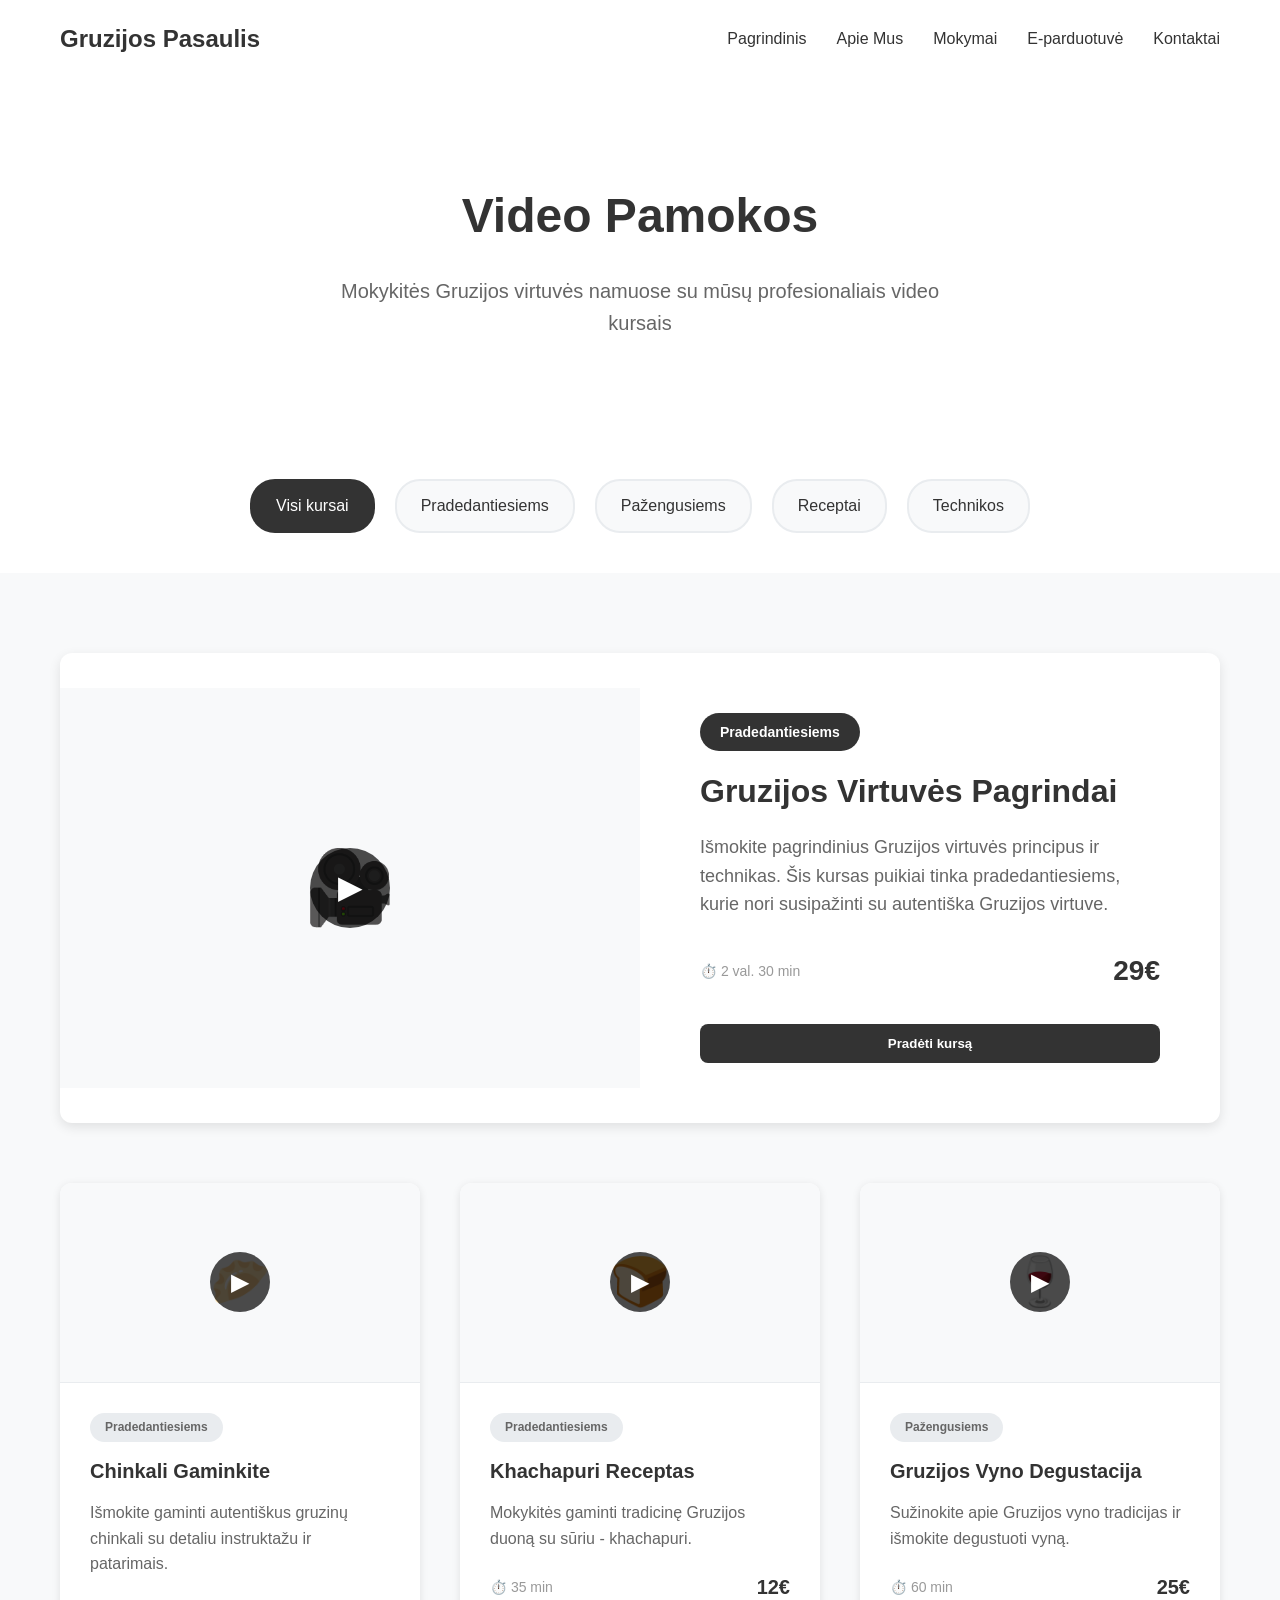
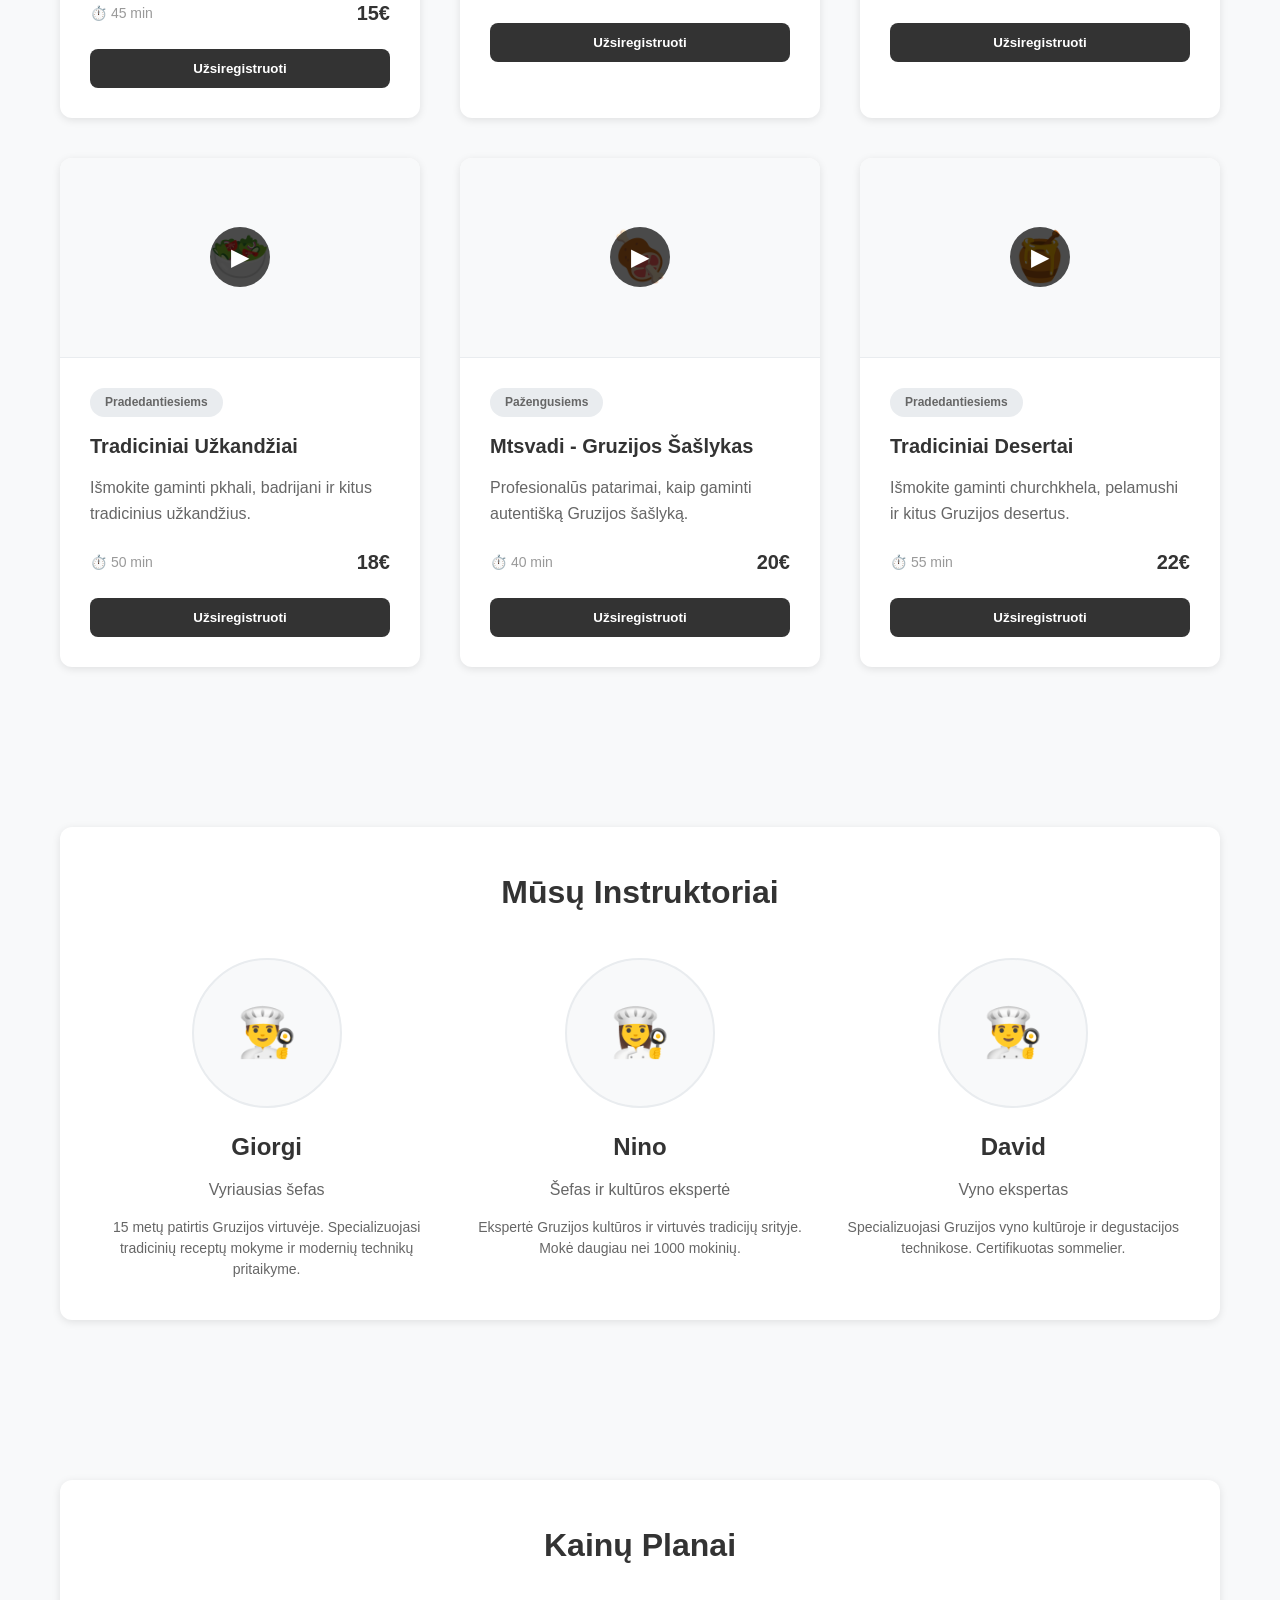
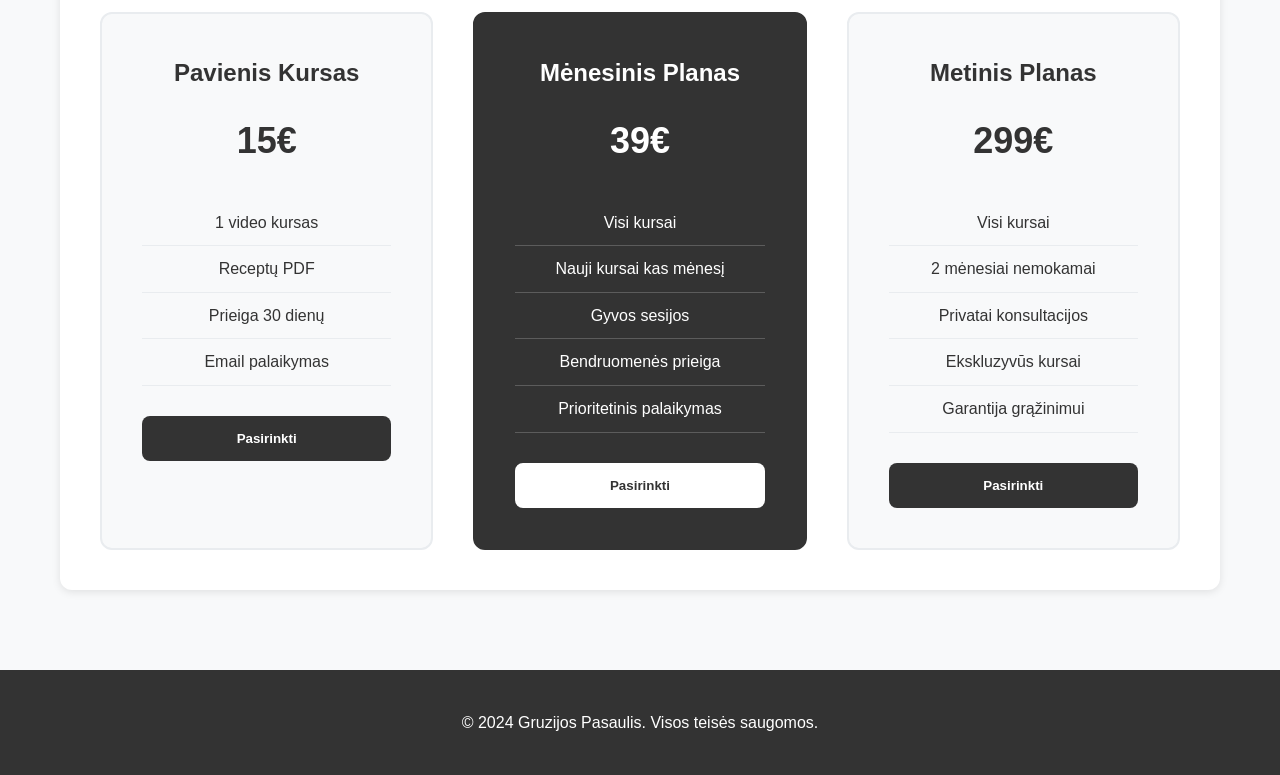
<file: video-pamokos-layout.html>
<!DOCTYPE html>
<html lang="lt">
<head>
    <meta charset="UTF-8">
    <meta name="viewport" content="width=device-width, initial-scale=1.0">
    <title>Video Pamokos - Gruzijos Pasaulis</title>
    <style>
        * {
            margin: 0;
            padding: 0;
            box-sizing: border-box;
        }
        
        body {
            font-family: Arial, sans-serif;
            line-height: 1.6;
            color: #333;
            background: #f8f9fa;
        }
        
        .container {
            max-width: 1200px;
            margin: 0 auto;
            padding: 0 20px;
        }
        
        .section {
            padding: 80px 0;
        }
        
        .section-alt {
            background: #f8f9fa;
        }
        
        header {
            background: white;
            padding: 20px 0;
            box-shadow: 0 2px 4px rgba(0,0,0,0.1);
        }
        
        .header-content {
            display: flex;
            justify-content: space-between;
            align-items: center;
        }
        
        .logo {
            font-size: 24px;
            font-weight: bold;
            color: #333;
        }
        
        nav ul {
            display: flex;
            list-style: none;
            gap: 30px;
        }
        
        nav a {
            text-decoration: none;
            color: #333;
            font-weight: 500;
        }
        
        .hero {
            background: white;
            padding: 100px 0;
            text-align: center;
        }
        
        .hero h1 {
            font-size: 48px;
            margin-bottom: 20px;
            color: #333;
        }
        
        .hero p {
            font-size: 20px;
            color: #666;
            max-width: 600px;
            margin: 0 auto;
        }
        
        .course-categories {
            background: white;
            padding: 40px 0;
            text-align: center;
        }
        
        .category-buttons {
            display: flex;
            justify-content: center;
            gap: 20px;
            flex-wrap: wrap;
        }
        
        .category-btn {
            background: #f8f9fa;
            border: 2px solid #e9ecef;
            padding: 12px 24px;
            border-radius: 25px;
            text-decoration: none;
            color: #333;
            font-weight: 500;
            transition: all 0.3s ease;
        }
        
        .category-btn.active {
            background: #333;
            color: white;
            border-color: #333;
        }
        
        .courses-grid {
            display: grid;
            grid-template-columns: repeat(3, 1fr);
            gap: 40px;
        }
        
        .course-card {
            background: white;
            border-radius: 12px;
            overflow: hidden;
            box-shadow: 0 2px 8px rgba(0,0,0,0.1);
            transition: transform 0.3s ease;
        }
        
        .course-card:hover {
            transform: translateY(-5px);
        }
        
        .course-thumbnail {
            width: 100%;
            height: 200px;
            background: #f8f9fa;
            border-bottom: 1px solid #e9ecef;
            display: flex;
            align-items: center;
            justify-content: center;
            font-size: 48px;
            color: #666;
            position: relative;
        }
        
        .play-button {
            position: absolute;
            width: 60px;
            height: 60px;
            background: rgba(0,0,0,0.7);
            border-radius: 50%;
            display: flex;
            align-items: center;
            justify-content: center;
            color: white;
            font-size: 24px;
        }
        
        .course-content {
            padding: 30px;
        }
        
        .course-level {
            background: #e9ecef;
            color: #666;
            padding: 5px 15px;
            border-radius: 15px;
            font-size: 12px;
            font-weight: bold;
            display: inline-block;
            margin-bottom: 15px;
        }
        
        .course-title {
            font-size: 20px;
            font-weight: bold;
            margin-bottom: 15px;
            color: #333;
            line-height: 1.4;
        }
        
        .course-description {
            color: #666;
            margin-bottom: 20px;
            line-height: 1.6;
        }
        
        .course-meta {
            display: flex;
            justify-content: space-between;
            align-items: center;
            margin-bottom: 20px;
        }
        
        .course-duration {
            display: flex;
            align-items: center;
            gap: 5px;
            font-size: 14px;
            color: #999;
        }
        
        .course-price {
            font-size: 20px;
            font-weight: bold;
            color: #333;
        }
        
        .enroll-button {
            background: #333;
            color: white;
            border: none;
            padding: 12px 24px;
            border-radius: 8px;
            font-weight: bold;
            cursor: pointer;
            width: 100%;
        }
        
        .featured-course {
            background: white;
            border-radius: 12px;
            overflow: hidden;
            box-shadow: 0 4px 12px rgba(0,0,0,0.1);
            margin-bottom: 60px;
        }
        
        .featured-content {
            display: grid;
            grid-template-columns: 1fr 1fr;
            align-items: center;
        }
        
        .featured-thumbnail {
            height: 400px;
            background: #f8f9fa;
            display: flex;
            align-items: center;
            justify-content: center;
            font-size: 72px;
            color: #666;
            position: relative;
        }
        
        .featured-play {
            position: absolute;
            width: 80px;
            height: 80px;
            background: rgba(0,0,0,0.7);
            border-radius: 50%;
            display: flex;
            align-items: center;
            justify-content: center;
            color: white;
            font-size: 32px;
        }
        
        .featured-text {
            padding: 60px;
        }
        
        .featured-level {
            background: #333;
            color: white;
            padding: 8px 20px;
            border-radius: 20px;
            font-size: 14px;
            font-weight: bold;
            display: inline-block;
            margin-bottom: 20px;
        }
        
        .featured-title {
            font-size: 32px;
            font-weight: bold;
            margin-bottom: 20px;
            color: #333;
            line-height: 1.3;
        }
        
        .featured-description {
            font-size: 18px;
            color: #666;
            margin-bottom: 30px;
            line-height: 1.6;
        }
        
        .featured-meta {
            display: flex;
            justify-content: space-between;
            align-items: center;
            margin-bottom: 30px;
        }
        
        .featured-price {
            font-size: 28px;
            font-weight: bold;
            color: #333;
        }
        
        .instructor-section {
            background: white;
            border-radius: 12px;
            padding: 40px;
            box-shadow: 0 2px 8px rgba(0,0,0,0.1);
        }
        
        .instructor-title {
            font-size: 32px;
            margin-bottom: 40px;
            color: #333;
            text-align: center;
        }
        
        .instructor-grid {
            display: grid;
            grid-template-columns: repeat(3, 1fr);
            gap: 40px;
        }
        
        .instructor-card {
            text-align: center;
        }
        
        .instructor-photo {
            width: 150px;
            height: 150px;
            background: #f8f9fa;
            border: 2px solid #e9ecef;
            border-radius: 50%;
            margin: 0 auto 20px;
            display: flex;
            align-items: center;
            justify-content: center;
            font-size: 48px;
            color: #666;
        }
        
        .instructor-name {
            font-size: 24px;
            font-weight: bold;
            margin-bottom: 10px;
            color: #333;
        }
        
        .instructor-title-text {
            color: #666;
            font-size: 16px;
            margin-bottom: 15px;
        }
        
        .instructor-bio {
            color: #666;
            font-size: 14px;
            line-height: 1.5;
        }
        
        .pricing-section {
            background: white;
            border-radius: 12px;
            padding: 40px;
            box-shadow: 0 2px 8px rgba(0,0,0,0.1);
        }
        
        .pricing-title {
            font-size: 32px;
            margin-bottom: 40px;
            color: #333;
            text-align: center;
        }
        
        .pricing-grid {
            display: grid;
            grid-template-columns: repeat(3, 1fr);
            gap: 40px;
        }
        
        .pricing-card {
            background: #f8f9fa;
            border-radius: 12px;
            padding: 40px;
            text-align: center;
            border: 2px solid #e9ecef;
        }
        
        .pricing-card.featured {
            background: #333;
            color: white;
            border-color: #333;
        }
        
        .pricing-card.featured .pricing-price {
            color: white;
        }
        
        .pricing-name {
            font-size: 24px;
            font-weight: bold;
            margin-bottom: 20px;
        }
        
        .pricing-price {
            font-size: 36px;
            font-weight: bold;
            margin-bottom: 30px;
            color: #333;
        }
        
        .pricing-features {
            list-style: none;
            margin-bottom: 30px;
        }
        
        .pricing-features li {
            padding: 10px 0;
            border-bottom: 1px solid #e9ecef;
        }
        
        .pricing-card.featured .pricing-features li {
            border-bottom-color: rgba(255,255,255,0.2);
        }
        
        .pricing-button {
            background: #333;
            color: white;
            border: none;
            padding: 15px 30px;
            border-radius: 8px;
            font-weight: bold;
            cursor: pointer;
            width: 100%;
        }
        
        .pricing-card.featured .pricing-button {
            background: white;
            color: #333;
        }
        
        footer {
            background: #333;
            color: white;
            padding: 40px 0;
            text-align: center;
        }
        
        @media (max-width: 768px) {
            .courses-grid {
                grid-template-columns: 1fr;
            }
            
            .featured-content {
                grid-template-columns: 1fr;
            }
            
            .featured-text {
                padding: 40px;
            }
            
            .instructor-grid {
                grid-template-columns: 1fr;
            }
            
            .pricing-grid {
                grid-template-columns: 1fr;
            }
            
            nav ul {
                flex-direction: column;
                gap: 15px;
            }
            
            .header-content {
                flex-direction: column;
                gap: 20px;
            }
        }
    </style>
</head>
<body>
    <header>
        <div class="container">
            <div class="header-content">
                <div class="logo">Gruzijos Pasaulis</div>
                <nav>
                    <ul>
                        <li><a href="homepage-layout.html">Pagrindinis</a></li>
                        <li><a href="about-layout.html">Apie Mus</a></li>
                        <li><a href="cooking-classes-layout.html">Mokymai</a></li>
                        <li><a href="e-shop-layout.html">E-parduotuvė</a></li>
                        <li><a href="contact-layout.html">Kontaktai</a></li>
                    </ul>
                </nav>
            </div>
        </div>
    </header>

    <section class="hero">
        <div class="container">
            <h1>Video Pamokos</h1>
            <p>Mokykitės Gruzijos virtuvės namuose su mūsų profesionaliais video kursais</p>
        </div>
    </section>

    <section class="course-categories">
        <div class="container">
            <div class="category-buttons">
                <a href="#" class="category-btn active">Visi kursai</a>
                <a href="#" class="category-btn">Pradedantiesiems</a>
                <a href="#" class="category-btn">Pažengusiems</a>
                <a href="#" class="category-btn">Receptai</a>
                <a href="#" class="category-btn">Technikos</a>
            </div>
        </div>
    </section>

    <section class="section">
        <div class="container">
            <div class="featured-course">
                <div class="featured-content">
                    <div class="featured-thumbnail">
                        🎥
                        <div class="featured-play">▶</div>
                    </div>
                    <div class="featured-text">
                        <div class="featured-level">Pradedantiesiems</div>
                        <h2 class="featured-title">Gruzijos Virtuvės Pagrindai</h2>
                        <p class="featured-description">Išmokite pagrindinius Gruzijos virtuvės principus ir technikas. Šis kursas puikiai tinka pradedantiesiems, kurie nori susipažinti su autentiška Gruzijos virtuve.</p>
                        <div class="featured-meta">
                            <div class="course-duration">⏱️ 2 val. 30 min</div>
                            <div class="featured-price">29€</div>
                        </div>
                        <button class="enroll-button">Pradėti kursą</button>
                    </div>
                </div>
            </div>

            <div class="courses-grid">
                <div class="course-card">
                    <div class="course-thumbnail">
                        🥟
                        <div class="play-button">▶</div>
                    </div>
                    <div class="course-content">
                        <div class="course-level">Pradedantiesiems</div>
                        <h3 class="course-title">Chinkali Gaminkite</h3>
                        <p class="course-description">Išmokite gaminti autentiškus gruzinų chinkali su detaliu instruktažu ir patarimais.</p>
                        <div class="course-meta">
                            <div class="course-duration">⏱️ 45 min</div>
                            <div class="course-price">15€</div>
                        </div>
                        <button class="enroll-button">Užsiregistruoti</button>
                    </div>
                </div>

                <div class="course-card">
                    <div class="course-thumbnail">
                        🍞
                        <div class="play-button">▶</div>
                    </div>
                    <div class="course-content">
                        <div class="course-level">Pradedantiesiems</div>
                        <h3 class="course-title">Khachapuri Receptas</h3>
                        <p class="course-description">Mokykitės gaminti tradicinę Gruzijos duoną su sūriu - khachapuri.</p>
                        <div class="course-meta">
                            <div class="course-duration">⏱️ 35 min</div>
                            <div class="course-price">12€</div>
                        </div>
                        <button class="enroll-button">Užsiregistruoti</button>
                    </div>
                </div>

                <div class="course-card">
                    <div class="course-thumbnail">
                        🍷
                        <div class="play-button">▶</div>
                    </div>
                    <div class="course-content">
                        <div class="course-level">Pažengusiems</div>
                        <h3 class="course-title">Gruzijos Vyno Degustacija</h3>
                        <p class="course-description">Sužinokite apie Gruzijos vyno tradicijas ir išmokite degustuoti vyną.</p>
                        <div class="course-meta">
                            <div class="course-duration">⏱️ 60 min</div>
                            <div class="course-price">25€</div>
                        </div>
                        <button class="enroll-button">Užsiregistruoti</button>
                    </div>
                </div>

                <div class="course-card">
                    <div class="course-thumbnail">
                        🥗
                        <div class="play-button">▶</div>
                    </div>
                    <div class="course-content">
                        <div class="course-level">Pradedantiesiems</div>
                        <h3 class="course-title">Tradiciniai Užkandžiai</h3>
                        <p class="course-description">Išmokite gaminti pkhali, badrijani ir kitus tradicinius užkandžius.</p>
                        <div class="course-meta">
                            <div class="course-duration">⏱️ 50 min</div>
                            <div class="course-price">18€</div>
                        </div>
                        <button class="enroll-button">Užsiregistruoti</button>
                    </div>
                </div>

                <div class="course-card">
                    <div class="course-thumbnail">
                        🍖
                        <div class="play-button">▶</div>
                    </div>
                    <div class="course-content">
                        <div class="course-level">Pažengusiems</div>
                        <h3 class="course-title">Mtsvadi - Gruzijos Šašlykas</h3>
                        <p class="course-description">Profesionalūs patarimai, kaip gaminti autentišką Gruzijos šašlyką.</p>
                        <div class="course-meta">
                            <div class="course-duration">⏱️ 40 min</div>
                            <div class="course-price">20€</div>
                        </div>
                        <button class="enroll-button">Užsiregistruoti</button>
                    </div>
                </div>

                <div class="course-card">
                    <div class="course-thumbnail">
                        🍯
                        <div class="play-button">▶</div>
                    </div>
                    <div class="course-content">
                        <div class="course-level">Pradedantiesiems</div>
                        <h3 class="course-title">Tradiciniai Desertai</h3>
                        <p class="course-description">Išmokite gaminti churchkhela, pelamushi ir kitus Gruzijos desertus.</p>
                        <div class="course-meta">
                            <div class="course-duration">⏱️ 55 min</div>
                            <div class="course-price">22€</div>
                        </div>
                        <button class="enroll-button">Užsiregistruoti</button>
                    </div>
                </div>
            </div>
        </div>
    </section>

    <section class="section section-alt">
        <div class="container">
            <div class="instructor-section">
                <h2 class="instructor-title">Mūsų Instruktoriai</h2>
                <div class="instructor-grid">
                    <div class="instructor-card">
                        <div class="instructor-photo">👨‍🍳</div>
                        <h3 class="instructor-name">Giorgi</h3>
                        <p class="instructor-title-text">Vyriausias šefas</p>
                        <p class="instructor-bio">15 metų patirtis Gruzijos virtuvėje. Specializuojasi tradicinių receptų mokyme ir modernių technikų pritaikyme.</p>
                    </div>
                    <div class="instructor-card">
                        <div class="instructor-photo">👩‍🍳</div>
                        <h3 class="instructor-name">Nino</h3>
                        <p class="instructor-title-text">Šefas ir kultūros ekspertė</p>
                        <p class="instructor-bio">Ekspertė Gruzijos kultūros ir virtuvės tradicijų srityje. Mokė daugiau nei 1000 mokinių.</p>
                    </div>
                    <div class="instructor-card">
                        <div class="instructor-photo">👨‍🍳</div>
                        <h3 class="instructor-name">David</h3>
                        <p class="instructor-title-text">Vyno ekspertas</p>
                        <p class="instructor-bio">Specializuojasi Gruzijos vyno kultūroje ir degustacijos technikose. Certifikuotas sommelier.</p>
                    </div>
                </div>
            </div>
        </div>
    </section>

    <section class="section">
        <div class="container">
            <div class="pricing-section">
                <h2 class="pricing-title">Kainų Planai</h2>
                <div class="pricing-grid">
                    <div class="pricing-card">
                        <h3 class="pricing-name">Pavienis Kursas</h3>
                        <div class="pricing-price">15€</div>
                        <ul class="pricing-features">
                            <li>1 video kursas</li>
                            <li>Receptų PDF</li>
                            <li>Prieiga 30 dienų</li>
                            <li>Email palaikymas</li>
                        </ul>
                        <button class="pricing-button">Pasirinkti</button>
                    </div>
                    <div class="pricing-card featured">
                        <h3 class="pricing-name">Mėnesinis Planas</h3>
                        <div class="pricing-price">39€</div>
                        <ul class="pricing-features">
                            <li>Visi kursai</li>
                            <li>Nauji kursai kas mėnesį</li>
                            <li>Gyvos sesijos</li>
                            <li>Bendruomenės prieiga</li>
                            <li>Prioritetinis palaikymas</li>
                        </ul>
                        <button class="pricing-button">Pasirinkti</button>
                    </div>
                    <div class="pricing-card">
                        <h3 class="pricing-name">Metinis Planas</h3>
                        <div class="pricing-price">299€</div>
                        <ul class="pricing-features">
                            <li>Visi kursai</li>
                            <li>2 mėnesiai nemokamai</li>
                            <li>Privatai konsultacijos</li>
                            <li>Ekskluzyvūs kursai</li>
                            <li>Garantija grąžinimui</li>
                        </ul>
                        <button class="pricing-button">Pasirinkti</button>
                    </div>
                </div>
            </div>
        </div>
    </section>

    <footer>
        <div class="container">
            <p>&copy; 2024 Gruzijos Pasaulis. Visos teisės saugomos.</p>
        </div>
    </footer>
</body>
</html>
</file>
